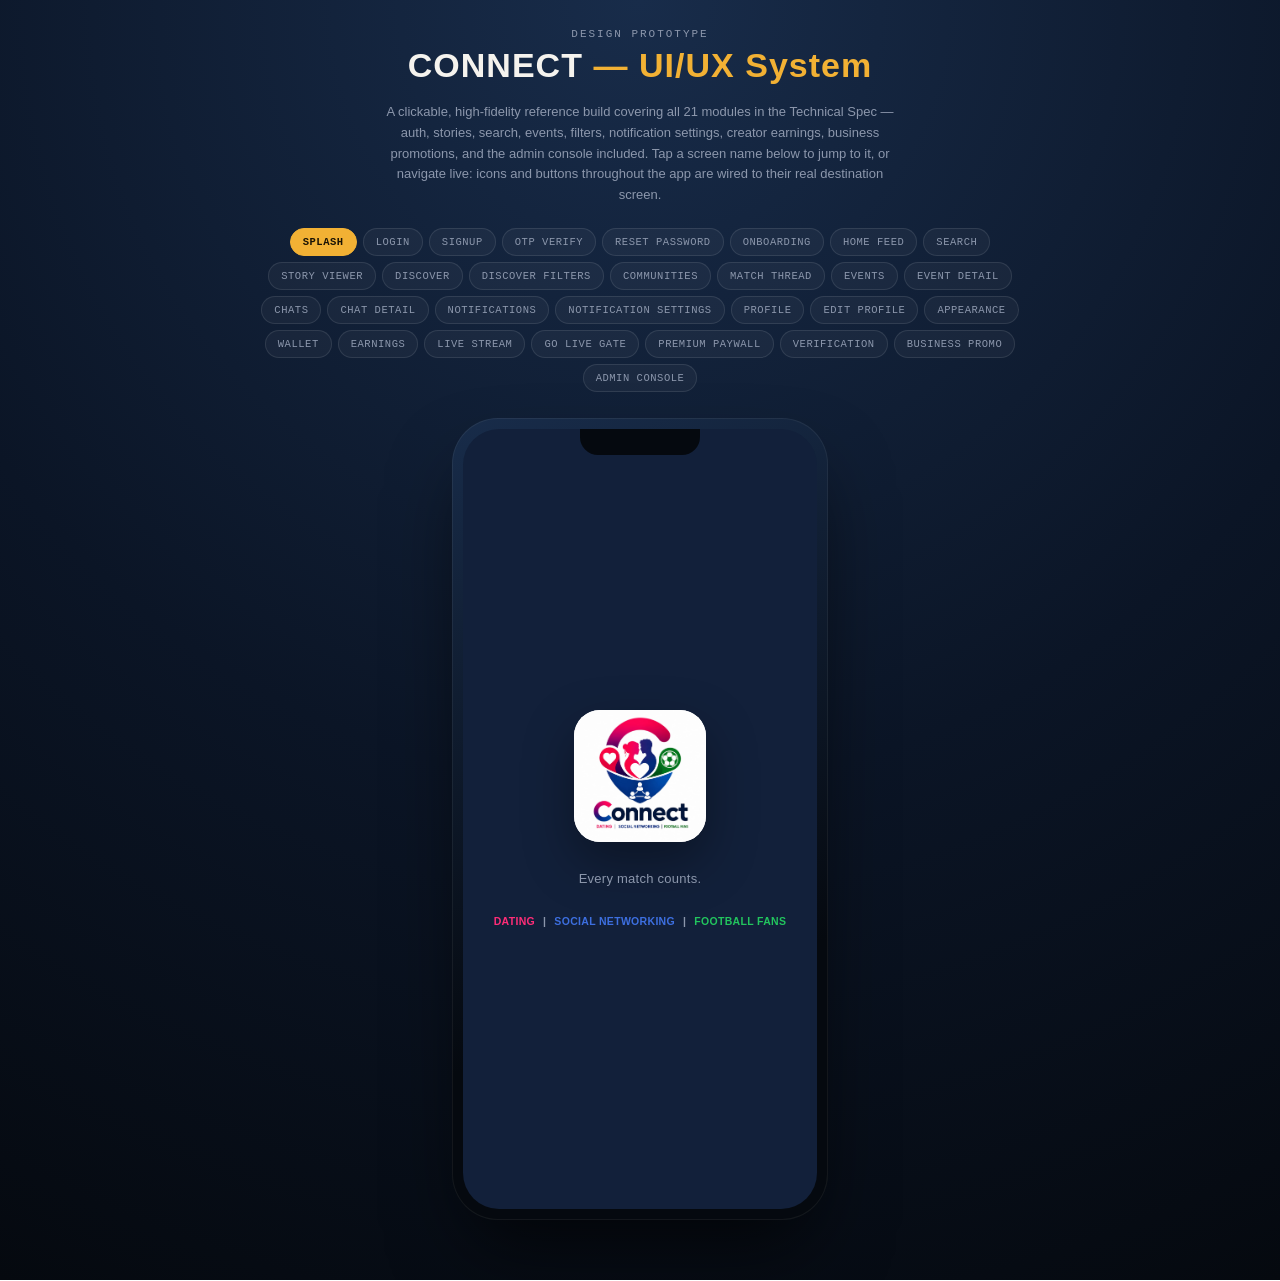
<file: index.html>
<!DOCTYPE html>
<html lang="en">
<head>
<meta charset="UTF-8">
<title>Connect — UI/UX Prototype</title>
<link rel="stylesheet" href="style.css">

</head>
<body>

<div class="stage-label">Design Prototype</div>
<h1 class="stage-title">CONNECT <span>— UI/UX System</span></h1>
<p class="stage-sub">A clickable, high-fidelity reference build covering all 21 modules in the Technical Spec — auth, stories, search, events, filters, notification settings, creator earnings, business promotions, and the admin console included. Tap a screen name below to jump to it, or navigate live: icons and buttons throughout the app are wired to their real destination screen.</p>

<div class="navigator" id="navigator"></div>

<div class="device">
  <div class="device-screen">
    <div class="notch"></div>

    <!-- ============ SPLASH ============ -->
    <section class="screen active" id="screen-splash" style="align-items:center; justify-content:center; text-align:center;">
      <div style="display:flex;flex-direction:column;align-items:center;gap:16px;">
        <div style="width:132px;height:132px;border-radius:26px;background:#fff;display:flex;align-items:center;justify-content:center;box-shadow:0 20px 50px rgba(0,0,0,.35);overflow:hidden;">
          <img src="logo.jpeg" alt="Connect logo" style="width:100%;height:100%;object-fit:contain;">
        </div>
        <p class="muted" style="font-size:13px;letter-spacing:.02em;">Every match counts.</p>
        <div style="display:flex;align-items:center;gap:8px;font-size:10.5px;font-weight:700;letter-spacing:.03em;text-transform:uppercase;">
          <span style="color:#FF2D78;">Dating</span>
          <span class="muted">|</span>
          <span style="color:#3D6FE0;">Social Networking</span>
          <span class="muted">|</span>
          <span style="color:#22C55E;">Football Fans</span>
        </div>
      </div>
    </section>

    <!-- ============ LOGIN ============ -->
    <section class="screen" id="screen-login">
      <div class="status-bar"><span>9:41</span><span>●●●●  Wi-Fi  100%</span></div>
      <div class="screen-body" style="justify-content:center;display:flex;flex-direction:column;padding-top:60px;">
        <p class="eyebrow">Welcome back</p>
        <h2 class="h-display" style="font-size:32px;margin-bottom:6px;">Log in to<br>your community.</h2>
        <p class="muted" style="font-size:13px;margin-bottom:28px;">Football, friendships, and everything in between.</p>
        <div class="card" style="padding:4px 16px;margin-bottom:12px;display:flex;align-items:center;gap:10px;">
          <span class="muted" style="font-size:13px;">Email</span>
        </div>
        <div class="card" style="padding:4px 16px;margin-bottom:20px;display:flex;align-items:center;gap:10px;">
          <span class="muted" style="font-size:13px;">Password</span>
        </div>
        <button class="btn btn-coral" style="margin-bottom:10px;" onclick="showScreen('screen-onboarding')">Log in</button>
        <button class="btn btn-outline" style="margin-bottom:16px;">
          <svg width="16" height="16" viewBox="0 0 24 24" fill="none"><path d="M21.6 12.23c0-.68-.06-1.36-.18-2H12v3.79h5.4a4.6 4.6 0 0 1-2 3.02v2.5h3.24c1.9-1.75 2.96-4.33 2.96-7.31z" fill="#F2B134"/><path d="M12 22c2.7 0 4.96-.9 6.6-2.44l-3.23-2.5c-.9.6-2.05.96-3.37.96-2.6 0-4.8-1.75-5.58-4.1H3.07v2.58A10 10 0 0 0 12 22z" fill="#eee"/></svg>
          Continue with Google
        </button>
        <p class="muted" style="text-align:center;font-size:12px;margin-bottom:6px;cursor:pointer;" onclick="showScreen('screen-reset-password')">Forgot password?</p>
        <p class="muted" style="text-align:center;font-size:12.5px;">New here? <span style="color:var(--gold);font-weight:700;cursor:pointer;" onclick="showScreen('screen-signup')">Create an account</span></p>
      </div>
    </section>

    <!-- ============ SIGNUP ============ -->
    <section class="screen" id="screen-signup">
      <div class="status-bar"><span>9:41</span><span>●●●●  Wi-Fi  100%</span></div>
      <div class="top-header"><div class="icon-btn" onclick="showScreen('screen-login')">←</div></div>
      <div class="screen-body" style="padding-top:8px;">
        <p class="eyebrow">Join Connect</p>
        <h2 class="h-display" style="font-size:30px;margin-bottom:6px;">Create your<br>account.</h2>
        <p class="muted" style="font-size:13px;margin-bottom:22px;">You must be 18+ to join Connect.</p>
        <div class="field"><label>Full name</label><span class="val placeholder">Your name</span></div>
        <div class="field"><label>Email</label><span class="val placeholder">you@email.com</span></div>
        <div class="field"><label>Password</label><span class="val placeholder">••••••••</span></div>
        <div class="field"><label>Date of birth</label><span class="val placeholder">DD / MM / YYYY</span></div>
        <button class="btn btn-coral" style="margin-bottom:10px;" onclick="showScreen('screen-otp')">Create account</button>
        <p class="muted" style="text-align:center;font-size:11px;">By continuing you agree to our Terms & Privacy Policy.</p>
      </div>
    </section>

    <!-- ============ OTP VERIFICATION ============ -->
    <section class="screen" id="screen-otp" style="align-items:center;justify-content:center;text-align:center;">
      <div class="status-bar" style="position:absolute;top:0;width:100%;"><span>9:41</span><span>●●●●  Wi-Fi  100%</span></div>
      <div style="padding:0 30px;display:flex;flex-direction:column;align-items:center;">
        <div style="width:60px;height:60px;border-radius:50%;background:rgba(46,156,99,.12);display:flex;align-items:center;justify-content:center;font-size:24px;margin-bottom:16px;">✉</div>
        <h2 class="h-display" style="font-size:26px;margin-bottom:8px;">Verify your email</h2>
        <p class="muted" style="font-size:13px;margin-bottom:22px;">Enter the 6-digit code we sent to you@email.com</p>
        <div style="display:flex;gap:8px;margin-bottom:22px;">
          <div class="field" style="width:38px;text-align:center;padding:10px 0;margin:0;">2</div>
          <div class="field" style="width:38px;text-align:center;padding:10px 0;margin:0;">4</div>
          <div class="field" style="width:38px;text-align:center;padding:10px 0;margin:0;">8</div>
          <div class="field" style="width:38px;text-align:center;padding:10px 0;margin:0;">1</div>
          <div class="field" style="width:38px;text-align:center;padding:10px 0;margin:0;color:var(--slate);">·</div>
          <div class="field" style="width:38px;text-align:center;padding:10px 0;margin:0;color:var(--slate);">·</div>
        </div>
        <button class="btn btn-turf" style="margin-bottom:14px;" onclick="showScreen('screen-onboarding')">Verify & continue</button>
        <p class="muted" style="font-size:12px;">Didn't get it? <span style="color:var(--gold);font-weight:700;">Resend code</span></p>
      </div>
    </section>

    <!-- ============ PASSWORD RESET ============ -->
    <section class="screen" id="screen-reset-password">
      <div class="status-bar"><span>9:41</span><span>●●●●  Wi-Fi  100%</span></div>
      <div class="top-header"><div class="icon-btn" onclick="showScreen('screen-login')">←</div></div>
      <div class="screen-body" style="padding-top:8px;">
        <p class="eyebrow">Account recovery</p>
        <h2 class="h-display" style="font-size:28px;margin-bottom:8px;">Reset your<br>password.</h2>
        <p class="muted" style="font-size:13px;margin-bottom:22px;">We'll email you a secure link to set a new password.</p>
        <div class="field"><label>Email</label><span class="val placeholder">you@email.com</span></div>
        <button class="btn btn-coral">Send reset link</button>
      </div>
    </section>

    <!-- ============ ONBOARDING ============ -->
    <section class="screen" id="screen-onboarding">
      <div class="status-bar"><span>9:41</span><span>●●●●  Wi-Fi  100%</span></div>
      <div class="top-header">
        <div style="display:flex;gap:4px;">
          <div style="width:34px;height:3px;border-radius:2px;background:var(--gold);"></div>
          <div style="width:34px;height:3px;border-radius:2px;background:var(--gold);"></div>
          <div style="width:34px;height:3px;border-radius:2px;background:var(--line-strong);"></div>
          <div style="width:34px;height:3px;border-radius:2px;background:var(--line-strong);"></div>
        </div>
        <span class="muted" style="font-size:11px;">Step 2 of 4</span>
      </div>
      <div class="screen-body">
        <p class="eyebrow">Onboarding</p>
        <h2 class="h-display" style="font-size:28px;margin-bottom:16px;">Pick your club.</h2>
        <p class="muted" style="font-size:13px;margin-bottom:18px;">We'll drop you into their community and match your feed to matchday.</p>
        <div style="display:grid;grid-template-columns:repeat(3,1fr);gap:10px;margin-bottom:24px;">
          <div class="card" style="text-align:center;padding:14px 6px;border-color:var(--turf);">
            <div class="avatar" style="width:40px;height:40px;font-size:14px;margin:0 auto 8px;background:linear-gradient(135deg,#E2483C,#7a1a15);">ARS</div>
            <span style="font-size:11.5px;font-weight:700;">Arsenal</span>
          </div>
          <div class="card" style="text-align:center;padding:14px 6px;">
            <div class="avatar" style="width:40px;height:40px;font-size:14px;margin:0 auto 8px;background:linear-gradient(135deg,#2E5FE2,#0e1c4d);">CHE</div>
            <span style="font-size:11.5px;font-weight:700;">Chelsea</span>
          </div>
          <div class="card" style="text-align:center;padding:14px 6px;">
            <div class="avatar" style="width:40px;height:40px;font-size:14px;margin:0 auto 8px;background:linear-gradient(135deg,#F2B134,#7a5a12);">BAR</div>
            <span style="font-size:11.5px;font-weight:700;">Barcelona</span>
          </div>
          <div class="card" style="text-align:center;padding:14px 6px;">
            <div class="avatar" style="width:40px;height:40px;font-size:14px;margin:0 auto 8px;background:linear-gradient(135deg,#8C97AC,#2c3444);">MU</div>
            <span style="font-size:11.5px;font-weight:700;">Man United</span>
          </div>
          <div class="card" style="text-align:center;padding:14px 6px;">
            <div class="avatar" style="width:40px;height:40px;font-size:14px;margin:0 auto 8px;background:linear-gradient(135deg,#2E9C63,#123e27);">RM</div>
            <span style="font-size:11.5px;font-weight:700;">Real Madrid</span>
          </div>
          <div class="card" style="text-align:center;padding:14px 6px;">
            <div class="avatar" style="width:40px;height:40px;font-size:14px;margin:0 auto 8px;background:linear-gradient(135deg,#7a5cff,#241a4d);">MCI</div>
            <span style="font-size:11.5px;font-weight:700;">Man City</span>
          </div>
        </div>
        <p class="eyebrow">Relationship goal</p>
        <div style="display:flex;gap:8px;flex-wrap:wrap;margin-bottom:24px;">
          <span class="chip on">New friends</span>
          <span class="chip">Dating</span>
          <span class="chip">Not sure yet</span>
        </div>
        <button class="btn btn-coral">Continue</button>
      </div>
    </section>

    <!-- ============ HOME FEED ============ -->
    <section class="screen" id="screen-home">
      <div class="status-bar"><span>9:41</span><span>●●●●  Wi-Fi  100%</span></div>
      <div class="top-header">
        <h2 class="h-display" style="font-size:24px;">Home</h2>
        <div style="display:flex;gap:8px;align-items:center;">
          <div class="icon-btn" id="create-post-btn" title="Create post" onclick="window.location.href='create-post.html'">＋</div>
          <div style="display:flex;gap:8px;">
            <div class="icon-btn" onclick="showScreen('screen-search')">🔍</div>
            <div class="icon-btn" onclick="showScreen('screen-notifications')">🔔</div>
          </div>
        </div>
      </div>
      <div class="screen-body">
        <!-- stories rail -->
        <div class="story-rail">
          <div class="story-item story-add" onclick="showScreen('screen-story-viewer')">
            <div class="story-ring seen"><div class="avatar" style="width:100%;height:100%;font-size:13px;">TB</div></div>
            <div class="story-add-badge">＋</div>
            <span>Your story</span>
          </div>
          <div class="story-item" onclick="showScreen('screen-story-viewer')">
            <div class="story-ring"><div class="avatar" style="width:100%;height:100%;font-size:13px;background:linear-gradient(135deg,var(--coral),#5b1512);">AM</div></div>
            <span>Amara</span>
          </div>
          <div class="story-item" onclick="showScreen('screen-story-viewer')">
            <div class="story-ring"><div class="avatar" style="width:100%;height:100%;font-size:13px;background:linear-gradient(135deg,#7a5cff,#241a4d);">PRD</div></div>
            <span>Predictions</span>
          </div>
          <div class="story-item" onclick="showScreen('screen-story-viewer')">
            <div class="story-ring seen"><div class="avatar" style="width:100%;height:100%;font-size:13px;background:linear-gradient(135deg,var(--turf),#123e27);">LFS</div></div>
            <span>Lagos FS</span>
          </div>
          <div class="story-item" onclick="showScreen('screen-story-viewer')">
            <div class="story-ring"><div class="avatar" style="width:100%;height:100%;font-size:13px;">PN</div></div>
            <span>Priye</span>
          </div>
        </div>

        <!-- user posts feed (populated from localStorage) -->
        <div id="posts-feed" class="posts-feed" style="margin-bottom:12px;"></div>
        <!-- live scoreboard ticker -->
        <div class="card" style="display:flex;align-items:center;justify-content:space-between;margin-bottom:14px;border-color:var(--turf);">
          <div style="display:flex;align-items:center;gap:10px;">
            <span class="badge-live">● LIVE</span>
            <span style="font-size:12.5px;font-weight:700;">ARS</span>
          </div>
          <span class="scoreboard" style="font-size:20px;color:var(--gold);">2 – 1</span>
          <div style="display:flex;align-items:center;gap:10px;">
            <span style="font-size:12.5px;font-weight:700;">CHE</span>
            <span class="scoreboard muted" style="font-size:11px;">78'</span>
          </div>
        </div>

        <div class="card" style="margin-bottom:12px;">
          <div style="display:flex;gap:10px;align-items:center;margin-bottom:10px;">
            <div class="avatar" style="width:38px;height:38px;font-size:13px;">TB</div>
            <div style="flex:1;">
              <div style="font-size:13.5px;font-weight:700;display:flex;align-items:center;gap:5px;">Tega B. <span class="badge-verified">✓</span></div>
              <div class="muted" style="font-size:11px;">Arsenal Fan Zone · 12m</div>
            </div>
            <div class="muted" style="font-size:16px;cursor:pointer;letter-spacing:1px;">⋯</div>
          </div>
          <p style="font-size:13.5px;line-height:1.5;margin:0 0 10px;">Saka has been unplayable tonight. That second assist was pure vision 🔥</p>
          <div style="display:flex;gap:16px;color:var(--slate);font-size:12px;">
            <span>♡ 214</span><span>💬 38</span><span>↗ Share</span>
          </div>
        </div>

        <div class="card" style="margin-bottom:12px;">
          <p class="eyebrow" style="color:var(--slate);">Sponsored</p>
          <div style="height:90px;border-radius:10px;background:linear-gradient(135deg,var(--navy-soft),#0c1420);display:flex;flex-direction:column;align-items:center;justify-content:center;gap:4px;margin-bottom:8px;">
            <span style="font-size:18px;">👕</span>
            <span class="muted" style="font-size:10.5px;">Ad creative</span>
          </div>
          <div style="display:flex;justify-content:space-between;align-items:center;">
            <span style="font-size:12.5px;font-weight:700;">JerseyHub — Matchday kits, 20% off</span>
            <span style="font-size:11px;color:var(--gold);font-weight:700;">Shop →</span>
          </div>
        </div>

        <div class="card">
          <div style="display:flex;gap:10px;align-items:center;margin-bottom:10px;">
            <div class="avatar" style="width:38px;height:38px;font-size:13px;background:linear-gradient(135deg,var(--coral),#5b1512);">PN</div>
            <div>
              <div style="font-size:13.5px;font-weight:700;">Priye N.</div>
              <div class="muted" style="font-size:11px;">Lagos Football Socials · 1h</div>
            </div>
          </div>
          <p style="font-size:13.5px;line-height:1.5;margin:0 0 10px;">Who's up for the watch party Saturday? Dropping the location in the community 👀</p>
          <div style="display:flex;gap:16px;color:var(--slate);font-size:12px;">
            <span>♡ 76</span><span>💬 19</span><span>↗ Share</span>
          </div>
        </div>
      </div>
      <div class="bottom-nav" id="bn-home"></div>
    </section>

    <!-- ============ SEARCH ============ -->
    <section class="screen" id="screen-search">
      <div class="status-bar"><span>9:41</span><span>●●●●  Wi-Fi  100%</span></div>
      <div class="top-header" style="gap:10px;">
        <div class="icon-btn" onclick="showScreen('screen-home')">←</div>
        <div style="flex:1;background:var(--navy-card);border:1px solid var(--line);border-radius:100px;padding:9px 16px;font-size:12.5px;color:var(--slate);">🔍 Search people, clubs, communities...</div>
      </div>
      <div class="screen-body">
        <div style="display:flex;gap:8px;overflow-x:auto;margin-bottom:16px;">
          <span class="chip on">People</span>
          <span class="chip">Communities</span>
          <span class="chip">Posts</span>
          <span class="chip">Clubs</span>
        </div>
        <p class="eyebrow">Recent</p>
        <div style="display:flex;gap:8px;flex-wrap:wrap;margin-bottom:20px;">
          <span class="chip">Arsenal ✕</span>
          <span class="chip">Amara ✕</span>
          <span class="chip">Lagos Football Socials ✕</span>
        </div>
        <p class="eyebrow">People</p>
        <div style="display:flex;gap:12px;align-items:center;padding:9px 0;border-bottom:1px solid var(--line);">
          <div class="avatar" style="width:40px;height:40px;font-size:13px;background:linear-gradient(135deg,var(--coral),#5b1512);">AM</div>
          <div style="flex:1;"><div style="font-weight:700;font-size:13px;">Amara</div><div class="muted" style="font-size:11px;">Arsenal · Lagos, NG</div></div>
          <span class="chip" style="font-size:10.5px;padding:5px 10px;">Follow</span>
        </div>
        <div style="display:flex;gap:12px;align-items:center;padding:9px 0;border-bottom:1px solid var(--line);">
          <div class="avatar" style="width:40px;height:40px;font-size:13px;">TB</div>
          <div style="flex:1;"><div style="font-weight:700;font-size:13px;">Tega B.</div><div class="muted" style="font-size:11px;">Arsenal · Lagos, NG</div></div>
          <span class="chip on" style="font-size:10.5px;padding:5px 10px;">Following</span>
        </div>
        <p class="eyebrow" style="margin-top:16px;">Communities</p>
        <div style="display:flex;gap:12px;align-items:center;padding:9px 0;">
          <div class="avatar" style="width:40px;height:40px;font-size:13px;background:linear-gradient(135deg,var(--turf),#123e27);">LFS</div>
          <div style="flex:1;"><div style="font-weight:700;font-size:13px;">Lagos Football Socials</div><div class="muted scoreboard" style="font-size:11px;">9,873 members</div></div>
        </div>
      </div>
    </section>

    <!-- ============ STORY VIEWER ============ -->
    <section class="screen" id="screen-story-viewer" style="background:linear-gradient(160deg,#243a5c,#0c1420);">
      <div class="story-progress">
        <div class="seg done"><i></i></div>
        <div class="seg active"><i></i></div>
        <div class="seg"><i></i></div>
      </div>
      <div class="top-header" style="position:relative;z-index:5;">
        <div style="display:flex;align-items:center;gap:8px;">
          <div class="avatar" style="width:30px;height:30px;font-size:11px;background:linear-gradient(135deg,var(--coral),#5b1512);">AM</div>
          <span style="font-size:12.5px;font-weight:700;">Amara</span>
          <span class="muted" style="font-size:11px;">4h</span>
        </div>
        <div class="icon-btn" onclick="showScreen('screen-home')">✕</div>
      </div>
      <div style="flex:1;position:relative;display:flex;align-items:flex-end;justify-content:center;padding-bottom:90px;overflow:hidden;">
        <div style="position:absolute;inset:0;background:radial-gradient(circle at 30% 20%,rgba(242,177,52,.25),transparent 55%),radial-gradient(circle at 75% 70%,rgba(226,72,60,.25),transparent 55%);"></div>
        <div style="position:absolute;top:16px;left:50%;transform:translateX(-50%);font-size:15px;">⚽ 🏟️ 🔥</div>
        <div style="position:relative;z-index:2;max-width:80%;text-align:center;background:rgba(15,27,45,.5);backdrop-filter:blur(2px);padding:12px 18px;border-radius:16px;">
          <p style="font-size:14px;font-weight:700;margin:0;">Matchday vibes at the fan zone tonight 🔥⚽</p>
        </div>
      </div>
      <div style="display:flex;gap:8px;align-items:center;padding:10px 16px 20px;">
        <div style="flex:1;background:rgba(255,255,255,.08);border:1px solid rgba(255,255,255,.2);border-radius:100px;padding:10px 16px;font-size:12.5px;color:var(--slate);">Send message</div>
        <div class="icon-btn" style="background:rgba(255,255,255,.08);">♥</div>
      </div>
    </section>

    <!-- ============ DISCOVER ============ -->
    <section class="screen" id="screen-discover">
      <div class="status-bar"><span>9:41</span><span>●●●●  Wi-Fi  100%</span></div>
      <div class="top-header">
        <h2 class="h-display" style="font-size:24px;">Discover</h2>
        <div class="icon-btn" onclick="showScreen('screen-discover-filters')">⚙︎</div>
      </div>
      <div class="screen-body" style="padding-bottom:110px;">
        <div style="display:flex;gap:8px;overflow-x:auto;margin-bottom:14px;">
          <span class="chip on">Nearby</span>
          <span class="chip">Same club</span>
          <span class="chip">Age 24–30</span>
          <span class="chip">Dating</span>
        </div>
        <div class="card" style="padding:0;overflow:hidden;">
          <div style="height:340px;background:linear-gradient(160deg,#243a5c,#0c1420);position:relative;overflow:hidden;">
            <div style="position:absolute;inset:0;background:radial-gradient(circle at 65% 25%,rgba(46,156,99,.22),transparent 55%);"></div>
            <div style="position:absolute;top:12px;left:12px;" class="chip on">⚽ Arsenal</div>
            <div style="position:absolute;bottom:0;left:0;right:0;padding:18px;background:linear-gradient(0deg,rgba(0,0,0,.75),transparent);">
              <div style="display:flex;align-items:baseline;gap:6px;">
                <span class="h-display" style="font-size:26px;">Amara, 27</span>
                <span class="badge-verified">✓</span>
              </div>
              <span class="muted" style="font-size:12px;">3km away · Product designer</span>
            </div>
          </div>
          <div style="display:flex;justify-content:space-around;padding:16px;">
            <button style="width:52px;height:52px;border-radius:50%;border:1.5px solid var(--line-strong);background:transparent;color:var(--slate);font-size:20px;">✕</button>
            <button style="width:52px;height:52px;border-radius:50%;border:none;background:var(--gold);color:#1a1305;font-size:20px;">★</button>
            <button style="width:52px;height:52px;border-radius:50%;border:none;background:var(--coral);color:#fff;font-size:20px;">♥</button>
          </div>
        </div>
      </div>
      <div class="bottom-nav" id="bn-discover"></div>
    </section>

    <!-- ============ DISCOVER FILTERS ============ -->
    <section class="screen" id="screen-discover-filters">
      <div class="status-bar"><span>9:41</span><span>●●●●  Wi-Fi  100%</span></div>
      <div class="top-header">
        <div class="icon-btn" onclick="showScreen('screen-discover')">←</div>
        <span class="h-display" style="font-size:20px;">Filters</span>
        <span class="muted" style="font-size:11.5px;cursor:pointer;">Reset</span>
      </div>
      <div class="screen-body">
        <p class="eyebrow">Distance</p>
        <div class="slider-track"><div class="slider-fill" style="width:40%;"></div><div class="slider-handle" style="left:40%;"></div></div>
        <div class="muted scoreboard" style="font-size:11px;margin-bottom:20px;">Up to 25 km</div>

        <p class="eyebrow">Age range</p>
        <div class="slider-track"><div class="slider-fill" style="left:22%;width:35%;"></div><div class="slider-handle" style="left:22%;"></div><div class="slider-handle" style="left:57%;"></div></div>
        <div class="muted scoreboard" style="font-size:11px;margin-bottom:20px;">22 – 30</div>

        <p class="eyebrow">Show me</p>
        <div style="display:flex;gap:8px;flex-wrap:wrap;margin-bottom:20px;">
          <span class="chip on">Everyone</span>
          <span class="chip">Dating only</span>
          <span class="chip">Friends only</span>
        </div>

        <p class="eyebrow">Favorite club</p>
        <div style="display:flex;gap:8px;flex-wrap:wrap;margin-bottom:20px;">
          <span class="chip on">Arsenal</span>
          <span class="chip">Chelsea</span>
          <span class="chip">Barcelona</span>
          <span class="chip">Man United</span>
        </div>

        <p class="eyebrow">Interests</p>
        <div style="display:flex;gap:8px;flex-wrap:wrap;margin-bottom:26px;">
          <span class="chip on">Watch parties</span>
          <span class="chip">Predictions</span>
          <span class="chip">Live commentary</span>
        </div>

        <button class="btn btn-coral" onclick="showScreen('screen-discover')">Apply filters</button>
      </div>
    </section>

    <!-- ============ COMMUNITIES ============ -->
    <section class="screen" id="screen-communities">
      <div class="status-bar"><span>9:41</span><span>●●●●  Wi-Fi  100%</span></div>
      <div class="top-header">
        <h2 class="h-display" style="font-size:24px;">Communities</h2>
        <div style="display:flex;gap:8px;">
          <div class="icon-btn" onclick="showScreen('screen-events')">📅</div>
          <div class="icon-btn">＋</div>
        </div>
      </div>
      <div class="screen-body" style="padding-bottom:110px;">
        <div style="display:flex;gap:8px;margin-bottom:14px;">
          <span class="chip on">Football</span>
          <span class="chip">Social</span>
          <span class="chip">My groups</span>
        </div>
        <div class="card" style="display:flex;gap:12px;align-items:center;margin-bottom:10px;">
          <div class="avatar" style="width:46px;height:46px;font-size:15px;background:linear-gradient(135deg,#E2483C,#5b1512);">ARS</div>
          <div style="flex:1;">
            <div style="font-weight:700;font-size:13.5px;">Arsenal Fan Zone</div>
            <div class="muted scoreboard" style="font-size:11px;">128,402 members</div>
          </div>
          <span class="chip on" style="padding:6px 12px;font-size:11px;">Joined</span>
        </div>
        <div class="card" style="display:flex;gap:12px;align-items:center;margin-bottom:10px;">
          <div class="avatar" style="width:46px;height:46px;font-size:15px;background:linear-gradient(135deg,var(--turf),#123e27);">LFS</div>
          <div style="flex:1;">
            <div style="font-weight:700;font-size:13.5px;">Lagos Football Socials</div>
            <div class="muted scoreboard" style="font-size:11px;">9,873 members</div>
          </div>
          <span class="chip" style="padding:6px 12px;font-size:11px;">Join</span>
        </div>
        <div class="card" style="display:flex;gap:12px;align-items:center;">
          <div class="avatar" style="width:46px;height:46px;font-size:15px;background:linear-gradient(135deg,#7a5cff,#241a4d);">PRD</div>
          <div style="flex:1;">
            <div style="font-weight:700;font-size:13.5px;">Predictions League 🔒</div>
            <div class="muted scoreboard" style="font-size:11px;">Private · 2,110 members</div>
          </div>
          <span class="chip" style="padding:6px 12px;font-size:11px;">Request</span>
        </div>
      </div>
      <div class="bottom-nav" id="bn-communities"></div>
    </section>

    <!-- ============ COMMUNITY / MATCH THREAD ============ -->
    <section class="screen" id="screen-community-page">
      <div class="status-bar"><span>9:41</span><span>●●●●  Wi-Fi  100%</span></div>
      <div class="screen-body" style="padding-top:8px;">
        <div style="display:flex;align-items:center;gap:8px;margin-bottom:14px;">
          <div class="icon-btn">←</div>
          <span class="h-display" style="font-size:20px;">Arsenal Fan Zone</span>
        </div>
        <div class="card" style="margin-bottom:14px;">
          <p class="eyebrow">Match thread</p>
          <div style="display:flex;justify-content:space-between;align-items:center;margin:8px 0 14px;">
            <span style="font-weight:700;">Arsenal</span>
            <span class="scoreboard" style="font-size:24px;color:var(--gold);">2–1</span>
            <span style="font-weight:700;">Chelsea</span>
          </div>
          <div class="chip" style="width:100%;text-align:center;padding:10px;background:transparent;border-style:dashed;cursor:not-allowed;opacity:.55;">🎟 Betting — Coming soon</div>
        </div>
        <p class="eyebrow">Predict the next goal</p>
        <div class="card" style="margin-bottom:14px;">
          <div style="display:flex;justify-content:space-between;font-size:12.5px;margin-bottom:8px;"><span>Saka</span><span class="scoreboard">61%</span></div>
          <div style="height:6px;background:var(--line);border-radius:4px;overflow:hidden;margin-bottom:12px;"><div style="width:61%;height:100%;background:var(--turf-light);"></div></div>
          <div style="display:flex;justify-content:space-between;font-size:12.5px;margin-bottom:8px;"><span>Ødegaard</span><span class="scoreboard">39%</span></div>
          <div style="height:6px;background:var(--line);border-radius:4px;overflow:hidden;"><div style="width:39%;height:100%;background:var(--slate-dim);"></div></div>
        </div>
        <p class="eyebrow">Player ratings</p>
        <div class="card" style="display:flex;justify-content:space-between;align-items:center;">
          <span style="font-size:13px;font-weight:700;">Bukayo Saka</span>
          <span class="scoreboard" style="color:var(--gold);font-size:16px;">9.1</span>
        </div>
      </div>
    </section>

    <!-- ============ EVENTS ============ -->
    <section class="screen" id="screen-events">
      <div class="status-bar"><span>9:41</span><span>●●●●  Wi-Fi  100%</span></div>
      <div class="top-header">
        <div class="icon-btn" onclick="showScreen('screen-communities')">←</div>
        <span class="h-display" style="font-size:20px;">Events</span>
        <div class="icon-btn">＋</div>
      </div>
      <div class="screen-body">
        <div class="card" style="display:flex;gap:12px;margin-bottom:12px;cursor:pointer;" onclick="showScreen('screen-event-detail')">
          <div style="width:52px;height:52px;border-radius:12px;background:var(--navy-soft);border:1px solid var(--line);display:flex;flex-direction:column;align-items:center;justify-content:center;flex-shrink:0;">
            <span class="scoreboard" style="font-size:17px;color:var(--gold);">26</span>
            <span class="muted" style="font-size:9px;text-transform:uppercase;">Jul</span>
          </div>
          <div style="flex:1;">
            <div style="font-weight:700;font-size:13.5px;margin-bottom:3px;">Arsenal vs Chelsea — Watch Party</div>
            <div class="muted" style="font-size:11.5px;margin-bottom:6px;">4:00 PM · Lekki Sports Bar, Lagos</div>
            <span class="ticket-badge paid">$15 ticket</span>
          </div>
        </div>
        <div class="card" style="display:flex;gap:12px;margin-bottom:12px;">
          <div style="width:52px;height:52px;border-radius:12px;background:var(--navy-soft);border:1px solid var(--line);display:flex;flex-direction:column;align-items:center;justify-content:center;flex-shrink:0;">
            <span class="scoreboard" style="font-size:17px;">02</span>
            <span class="muted" style="font-size:9px;text-transform:uppercase;">Aug</span>
          </div>
          <div style="flex:1;">
            <div style="font-weight:700;font-size:13.5px;margin-bottom:3px;">Lagos Football Socials Meetup</div>
            <div class="muted" style="font-size:11.5px;margin-bottom:6px;">6:00 PM · Freedom Park, Lagos</div>
            <span class="ticket-badge free">Free · RSVP</span>
          </div>
        </div>
        <div class="card" style="display:flex;gap:12px;">
          <div style="width:52px;height:52px;border-radius:12px;background:var(--navy-soft);border:1px solid var(--line);display:flex;flex-direction:column;align-items:center;justify-content:center;flex-shrink:0;">
            <span class="scoreboard" style="font-size:17px;">09</span>
            <span class="muted" style="font-size:9px;text-transform:uppercase;">Aug</span>
          </div>
          <div style="flex:1;">
            <div style="font-weight:700;font-size:13.5px;margin-bottom:3px;">Predictions League Hangout</div>
            <div class="muted" style="font-size:11.5px;margin-bottom:6px;">3:00 PM · Online</div>
            <span class="ticket-badge free">Free · RSVP</span>
          </div>
        </div>
      </div>
    </section>

    <!-- ============ EVENT DETAIL ============ -->
    <section class="screen" id="screen-event-detail">
      <div class="status-bar" style="position:relative;z-index:5;"><span>9:41</span><span>●●●●  Wi-Fi  100%</span></div>
      <div style="height:150px;background:linear-gradient(160deg,#243a5c,#0c1420);position:relative;overflow:hidden;">
        <div style="position:absolute;inset:0;background:radial-gradient(circle at 70% 30%,rgba(226,72,60,.3),transparent 60%);"></div>
        <div style="position:absolute;bottom:12px;left:16px;font-size:26px;">🏟️</div>
        <div class="icon-btn" style="position:absolute;top:14px;left:16px;" onclick="showScreen('screen-events')">←</div>
        <div class="icon-btn" style="position:absolute;top:14px;right:16px;">🔔</div>
      </div>
      <div class="screen-body" style="padding-top:16px;">
        <span class="ticket-badge paid" style="margin-bottom:8px;display:inline-block;">$15 ticket</span>
        <h2 class="h-display" style="font-size:24px;margin-bottom:6px;">Arsenal vs Chelsea<br>Watch Party</h2>
        <p class="muted" style="font-size:12.5px;margin-bottom:16px;">Sat, Jul 26 · 4:00 PM · Lekki Sports Bar, Lagos</p>
        <div class="card" style="margin-bottom:16px;">
          <p style="font-size:13px;line-height:1.6;margin:0;">Big screens, matchday snacks, and the whole Arsenal Fan Zone crew in one room. Come early — kickoff seats fill up fast.</p>
        </div>
        <div style="display:flex;justify-content:space-between;align-items:center;margin-bottom:20px;">
          <span class="muted" style="font-size:12px;">142 / 200 going</span>
          <div style="width:120px;height:6px;background:var(--line);border-radius:4px;overflow:hidden;"><div style="width:71%;height:100%;background:var(--turf-light);"></div></div>
        </div>
        <button class="btn btn-gold">Buy ticket — $15</button>
      </div>
    </section>

    <!-- ============ CHATS LIST ============ -->
    <section class="screen" id="screen-chats">
      <div class="status-bar"><span>9:41</span><span>●●●●  Wi-Fi  100%</span></div>
      <div class="top-header"><h2 class="h-display" style="font-size:24px;">Chats</h2><div class="icon-btn">✎</div></div>
      <div class="screen-body" style="padding-bottom:110px;">
        <div style="display:flex;gap:10px;align-items:center;padding:10px 0;border-bottom:1px solid var(--line);">
          <div class="avatar" style="width:44px;height:44px;font-size:14px;background:linear-gradient(135deg,var(--coral),#5b1512);">AM</div>
          <div style="flex:1;">
            <div style="font-weight:700;font-size:13.5px;">Amara</div>
            <div class="muted" style="font-size:12px;">Haha okay, see you at the watch party 😂</div>
          </div>
          <span class="muted" style="font-size:10.5px;">2m</span>
        </div>
        <div style="display:flex;gap:10px;align-items:center;padding:10px 0;border-bottom:1px solid var(--line);">
          <div class="avatar" style="width:44px;height:44px;font-size:14px;">TB</div>
          <div style="flex:1;">
            <div style="font-weight:700;font-size:13.5px;">Tega B.</div>
            <div class="muted" style="font-size:12px;">🎤 Voice note · 0:14</div>
          </div>
          <span class="muted" style="font-size:10.5px;">1h</span>
        </div>
        <div style="display:flex;gap:10px;align-items:center;padding:10px 0;">
          <div class="avatar" style="width:44px;height:44px;font-size:14px;background:linear-gradient(135deg,var(--turf),#123e27);">LFS</div>
          <div style="flex:1;">
            <div style="font-weight:700;font-size:13.5px;">Lagos Football Socials</div>
            <div class="muted" style="font-size:12px;">Priye: Dropping the location now</div>
          </div>
          <span class="muted" style="font-size:10.5px;">3h</span>
        </div>
      </div>
      <div class="bottom-nav" id="bn-chats"></div>
    </section>

    <!-- ============ CHAT DETAIL ============ -->
    <section class="screen" id="screen-chat-detail">
      <div class="status-bar"><span>9:41</span><span>●●●●  Wi-Fi  100%</span></div>
      <div class="top-header">
        <div style="display:flex;align-items:center;gap:8px;">
          <div class="icon-btn">←</div>
          <div class="avatar" style="width:32px;height:32px;font-size:11px;background:linear-gradient(135deg,var(--coral),#5b1512);">AM</div>
          <span style="font-weight:700;font-size:13.5px;">Amara</span>
        </div>
        <span class="chip" style="font-size:10px;padding:5px 9px;">⏳ Deletes in 7d</span>
      </div>
      <div class="screen-body" style="display:flex;flex-direction:column;gap:8px;">
        <div style="align-self:flex-start;max-width:75%;background:var(--navy-card);padding:10px 13px;border-radius:14px 14px 14px 3px;font-size:13px;">Are you coming to the watch party Saturday?</div>
        <div style="align-self:flex-end;max-width:75%;background:var(--coral);padding:10px 13px;border-radius:14px 14px 3px 14px;font-size:13px;">Wouldn't miss it 😄 what time?</div>
        <div style="align-self:flex-start;max-width:75%;background:var(--navy-card);padding:10px 13px;border-radius:14px 14px 14px 3px;font-size:13px;">Kickoff's 4pm, come by 3:30</div>
        <div style="align-self:flex-end;display:flex;flex-direction:column;align-items:flex-end;gap:3px;">
          <div style="max-width:100%;background:var(--coral);padding:10px 13px;border-radius:14px 14px 3px 14px;font-size:13px;">Haha okay, see you at the watch party 😂</div>
          <span class="receipt-check">✓✓ Read</span>
        </div>
      </div>
      <div style="display:flex;gap:8px;align-items:center;padding:10px 16px 18px;border-top:1px solid var(--line);">
        <div class="icon-btn">🎤</div>
        <div class="icon-btn">GIF</div>
        <div style="flex:1;background:var(--navy-card);border-radius:100px;padding:10px 16px;font-size:12.5px;color:var(--slate);">Message...</div>
        <div class="icon-btn" style="background:var(--coral);border-color:var(--coral);">➤</div>
      </div>
    </section>

    <!-- ============ NOTIFICATIONS ============ -->
    <section class="screen" id="screen-notifications">
      <div class="status-bar"><span>9:41</span><span>●●●●  Wi-Fi  100%</span></div>
      <div class="top-header"><h2 class="h-display" style="font-size:24px;">Notifications</h2><div class="icon-btn" onclick="showScreen('screen-notif-settings')">⚙︎</div></div>
      <div class="screen-body">
        <div style="display:flex;gap:12px;padding:10px 0;border-bottom:1px solid var(--line);align-items:center;">
          <div style="width:34px;height:34px;border-radius:50%;background:rgba(226,72,60,.15);display:flex;align-items:center;justify-content:center;">♥</div>
          <p style="font-size:13px;margin:0;"><b>Priye N.</b> and 12 others liked your post</p>
        </div>
        <div style="display:flex;gap:12px;padding:10px 0;border-bottom:1px solid var(--line);align-items:center;">
          <div style="width:34px;height:34px;border-radius:50%;background:rgba(242,177,52,.15);display:flex;align-items:center;justify-content:center;">★</div>
          <p style="font-size:13px;margin:0;">It's a <b>Match!</b> You and Amara liked each other</p>
        </div>
        <div style="display:flex;gap:12px;padding:10px 0;border-bottom:1px solid var(--line);align-items:center;">
          <div style="width:34px;height:34px;border-radius:50%;background:rgba(46,156,99,.15);display:flex;align-items:center;justify-content:center;">＋</div>
          <p style="font-size:13px;margin:0;"><b>Tega B.</b> started following you</p>
        </div>
        <div style="display:flex;gap:12px;padding:10px 0;align-items:center;">
          <div style="width:34px;height:34px;border-radius:50%;background:rgba(140,151,172,.15);display:flex;align-items:center;justify-content:center;">💬</div>
          <p style="font-size:13px;margin:0;"><b>Lagos Football Socials</b> — new message</p>
        </div>
      </div>
      <div class="bottom-nav" id="bn-notifications-x" style="display:none;"></div>
    </section>

    <!-- ============ NOTIFICATION SETTINGS ============ -->
    <section class="screen" id="screen-notif-settings">
      <div class="status-bar"><span>9:41</span><span>●●●●  Wi-Fi  100%</span></div>
      <div class="top-header">
        <div class="icon-btn" onclick="showScreen('screen-notifications')">←</div>
        <span class="h-display" style="font-size:20px;">Notification settings</span>
      </div>
      <div class="screen-body">
        <div class="toggle-row"><div><div class="t-label">Likes</div></div><div class="switch on"></div></div>
        <div class="toggle-row"><div><div class="t-label">Comments</div></div><div class="switch on"></div></div>
        <div class="toggle-row"><div><div class="t-label">New followers</div></div><div class="switch"></div></div>
        <div class="toggle-row"><div><div class="t-label">Matches</div></div><div class="switch on"></div></div>
        <div class="toggle-row"><div><div class="t-label">Community activity</div></div><div class="switch"></div></div>
        <div class="toggle-row"><div><div class="t-label">Live alerts</div></div><div class="switch on"></div></div>
        <div class="toggle-row">
          <div><div class="t-label">Messages & calls</div><div class="t-sub">Always sends a push notification</div></div>
          <div class="switch on" style="opacity:.5;"></div>
        </div>
      </div>
    </section>

    <!-- ============ PROFILE ============ -->
    <section class="screen" id="screen-profile">
      <div class="status-bar"><span>9:41</span><span>●●●●  Wi-Fi  100%</span></div>
      <div class="top-header"><h2 class="h-display" style="font-size:24px;">Profile</h2><div class="icon-btn" onclick="showScreen('screen-notif-settings')">⚙︎</div></div>
      <div class="screen-body" style="padding-bottom:110px;">
        <div style="display:flex;flex-direction:column;align-items:center;text-align:center;margin-bottom:16px;">
          <div class="avatar" style="width:84px;height:84px;font-size:26px;background:linear-gradient(135deg,var(--coral),var(--turf));margin-bottom:10px;">TB</div>
          <div style="display:flex;align-items:center;gap:6px;">
            <span class="h-display" style="font-size:24px;">Tega B.</span>
            <span class="badge-verified">✓</span>
          </div>
          <span class="muted" style="font-size:12.5px;">Arsenal · Lagos, NG</span>
        </div>
        <div style="display:flex;justify-content:space-around;margin-bottom:18px;">
          <div style="text-align:center;cursor:pointer;"><div class="scoreboard" style="font-size:19px;color:var(--gold);">6,240</div><div class="muted" style="font-size:10.5px;">FOLLOWERS</div></div>
          <div style="text-align:center;cursor:pointer;"><div class="scoreboard" style="font-size:19px;">312</div><div class="muted" style="font-size:10.5px;">FOLLOWING</div></div>
          <div style="text-align:center;"><div class="scoreboard" style="font-size:19px;">148</div><div class="muted" style="font-size:10.5px;">POSTS</div></div>
        </div>
        <div class="card" style="margin-bottom:10px;display:flex;justify-content:space-between;align-items:center;cursor:pointer;" onclick="showScreen('screen-earnings')">
          <span style="font-size:12.5px;">Creator status</span>
          <span class="chip on" style="font-size:11px;">Earning · 40% tier ›</span>
        </div>
        <button class="btn btn-outline" style="margin-bottom:10px;" onclick="showScreen('screen-edit-profile')">Edit profile</button>
        <button class="btn btn-gold" style="margin-bottom:18px;" onclick="showScreen('screen-golive-gate')">Go live</button>

        <div class="admin-row" style="cursor:pointer;" onclick="showScreen('screen-wallet')">
          <span style="font-size:14px;">💰</span><span style="flex:1;font-size:13px;font-weight:600;">Wallet</span><span class="muted">›</span>
        </div>
        <div class="admin-row" style="cursor:pointer;" onclick="showScreen('screen-themes')">
          <span style="font-size:14px;">🎨</span><span style="flex:1;font-size:13px;font-weight:600;">Appearance</span><span class="muted">›</span>
        </div>
        <div class="admin-row" style="cursor:pointer;" onclick="showScreen('screen-verification')">
          <span style="font-size:14px;">✓</span><span style="flex:1;font-size:13px;font-weight:600;">Verification</span><span class="muted">›</span>
        </div>
        <div class="admin-row" style="cursor:pointer;" onclick="showScreen('screen-premium')">
          <span style="font-size:14px;">★</span><span style="flex:1;font-size:13px;font-weight:600;">Go Premium</span><span class="muted">›</span>
        </div>
        <div class="admin-row" style="cursor:pointer;" onclick="showScreen('screen-business-promo')">
          <span style="font-size:14px;">📣</span><span style="flex:1;font-size:13px;font-weight:600;">Promote a business</span><span class="muted">›</span>
        </div>
      </div>
      <div class="bottom-nav" id="bn-profile"></div>
    </section>

    <!-- ============ EDIT PROFILE ============ -->
    <section class="screen" id="screen-edit-profile">
      <div class="status-bar"><span>9:41</span><span>●●●●  Wi-Fi  100%</span></div>
      <div class="top-header">
        <div class="icon-btn" onclick="showScreen('screen-profile')">←</div>
        <span class="h-display" style="font-size:20px;">Edit profile</span>
        <span style="font-size:12.5px;color:var(--gold);font-weight:700;cursor:pointer;" onclick="showScreen('screen-profile')">Save</span>
      </div>
      <div class="screen-body">
        <p class="muted scoreboard" style="font-size:11px;margin-bottom:6px;">PROFILE 82% COMPLETE</p>
        <div style="height:6px;background:var(--line);border-radius:4px;overflow:hidden;margin-bottom:18px;"><div style="width:82%;height:100%;background:var(--turf-light);"></div></div>

        <div style="display:grid;grid-template-columns:repeat(4,1fr);gap:8px;margin-bottom:20px;">
          <div style="aspect-ratio:1;border-radius:12px;background:linear-gradient(135deg,var(--coral),var(--turf));position:relative;">
            <span style="position:absolute;bottom:4px;left:6px;font-size:9px;background:rgba(0,0,0,.45);color:#fff;padding:2px 6px;border-radius:6px;">Main</span>
          </div>
          <div style="aspect-ratio:1;border-radius:12px;background:linear-gradient(135deg,#2c3f66,#101a2c);display:flex;align-items:center;justify-content:center;color:var(--slate);font-size:18px;">🖼</div>
          <div style="aspect-ratio:1;border-radius:12px;background:linear-gradient(135deg,#3a2c5c,#151022);display:flex;align-items:center;justify-content:center;color:var(--slate);font-size:18px;">🖼</div>
          <div style="aspect-ratio:1;border-radius:12px;border:1.5px dashed var(--line-strong);display:flex;align-items:center;justify-content:center;color:var(--slate);font-size:20px;">＋</div>
        </div>

        <div class="field"><label>Bio</label><span class="val placeholder">Tell your community about yourself...</span></div>
        <div class="field"><label>Occupation</label><span class="val">Product designer</span></div>
        <div class="field"><label>Location</label><span class="val">Lagos, NG</span></div>

        <p class="eyebrow">Gender</p>
        <div style="display:flex;gap:8px;flex-wrap:wrap;margin-bottom:18px;">
          <span class="chip on">Man</span><span class="chip">Woman</span><span class="chip">Non-binary</span>
        </div>
        <p class="eyebrow">Favorite club</p>
        <div style="display:flex;gap:8px;flex-wrap:wrap;margin-bottom:18px;">
          <span class="chip on">Arsenal</span><span class="chip">Change</span>
        </div>
        <p class="eyebrow">Relationship goal</p>
        <div style="display:flex;gap:8px;flex-wrap:wrap;">
          <span class="chip">New friends</span><span class="chip on">Dating</span><span class="chip">Not sure yet</span>
        </div>
      </div>
    </section>

    <!-- ============ APPEARANCE / THEMES ============ -->
    <section class="screen" id="screen-themes">
      <div class="status-bar"><span>9:41</span><span>●●●●  Wi-Fi  100%</span></div>
      <div class="top-header">
        <div class="icon-btn" onclick="showScreen('screen-profile')">←</div>
        <span class="h-display" style="font-size:20px;">Appearance</span>
      </div>
      <div class="screen-body">
        <p class="muted" style="font-size:12.5px;margin-bottom:16px;">Pick the theme that matches your vibe. Applies instantly, everywhere in the app.</p>
        <div class="theme-grid">
          <div class="theme-swatch active" data-theme="classic" onclick="setTheme('classic')">
            <span class="t-check">✓</span>
            <div class="theme-swatch-circle" style="background:conic-gradient(#E8134F,#12203A,#1FA34A,#E8134F);"></div>
            <div class="t-name">Classic Connect</div>
            <div class="t-desc">The original — all three pillars in one.</div>
          </div>
          <div class="theme-swatch" data-theme="pink" onclick="setTheme('pink')">
            <span class="t-check">✓</span>
            <div class="theme-swatch-circle" style="background:linear-gradient(135deg,#FF2E77,#8B1E6B,#2A0F2E);"></div>
            <div class="t-name">Dating</div>
            <div class="t-desc">Warmer, pink-forward accents.</div>
          </div>
          <div class="theme-swatch" data-theme="blue" onclick="setTheme('blue')">
            <span class="t-check">✓</span>
            <div class="theme-swatch-circle" style="background:linear-gradient(135deg,#2F6FE0,#13224A,#0B1730);"></div>
            <div class="t-name">Social</div>
            <div class="t-desc">Cool, community-blue accents.</div>
          </div>
          <div class="theme-swatch" data-theme="green" onclick="setTheme('green')">
            <span class="t-check">✓</span>
            <div class="theme-swatch-circle" style="background:linear-gradient(135deg,#22C55E,#123420,#0A1F14);"></div>
            <div class="t-name">Football</div>
            <div class="t-desc">Pitch-green, matchday accents.</div>
          </div>
        </div>
      </div>
    </section>

    <!-- ============ WALLET ============ -->
    <section class="screen" id="screen-wallet">
      <div class="status-bar"><span>9:41</span><span>●●●●  Wi-Fi  100%</span></div>
      <div class="screen-body" style="padding-top:8px;padding-bottom:110px;">
        <div style="display:flex;align-items:center;gap:8px;margin-bottom:14px;">
          <div class="icon-btn" onclick="showScreen('screen-profile')">←</div>
          <span class="h-display" style="font-size:20px;">Wallet</span>
        </div>
        <div class="card" style="text-align:center;background:linear-gradient(135deg,var(--navy-card),#0c1420);margin-bottom:16px;">
          <p class="eyebrow">Coin balance</p>
          <div class="scoreboard" style="font-size:34px;color:var(--gold);">1,240</div>
          <p class="muted" style="font-size:11.5px;">≈ $12.40 spend value</p>
        </div>
        <p class="eyebrow">Buy coins — priced in USD</p>
        <div style="display:grid;grid-template-columns:1fr 1fr;gap:10px;margin-bottom:18px;">
          <div class="card" style="text-align:center;padding:14px 8px;"><div style="font-size:13px;font-weight:700;">Cowries</div><div class="scoreboard" style="color:var(--gold);font-size:16px;">$5</div></div>
          <div class="card" style="text-align:center;padding:14px 8px;"><div style="font-size:13px;font-weight:700;">Euro</div><div class="scoreboard" style="color:var(--gold);font-size:16px;">$10</div></div>
          <div class="card" style="text-align:center;padding:14px 8px;"><div style="font-size:13px;font-weight:700;">USD</div><div class="scoreboard" style="color:var(--gold);font-size:16px;">$15</div></div>
          <div class="card" style="text-align:center;padding:14px 8px;"><div style="font-size:13px;font-weight:700;">GBP</div><div class="scoreboard" style="color:var(--gold);font-size:16px;">$20</div></div>
        </div>
        <p class="eyebrow">Recent activity</p>
        <div style="display:flex;justify-content:space-between;font-size:12.5px;padding:8px 0;border-bottom:1px solid var(--line);"><span>Sent 🐐 Goat to @amara</span><span class="muted">-500</span></div>
        <div style="display:flex;justify-content:space-between;font-size:12.5px;padding:8px 0;border-bottom:1px solid var(--line);"><span>Purchased GBP pack</span><span style="color:var(--turf-light);">+2,000</span></div>
        <div style="display:flex;justify-content:space-between;font-size:12.5px;padding:8px 0;"><span>Sent 🐏 Ram to @tega</span><span class="muted">-1,000</span></div>
      </div>
      <div class="bottom-nav" id="bn-wallet" style="display:none;"></div>
    </section>

    <!-- ============ CREATOR EARNINGS ============ -->
    <section class="screen" id="screen-earnings">
      <div class="status-bar"><span>9:41</span><span>●●●●  Wi-Fi  100%</span></div>
      <div class="screen-body" style="padding-top:8px;">
        <div style="display:flex;align-items:center;gap:8px;margin-bottom:14px;">
          <div class="icon-btn" onclick="showScreen('screen-profile')">←</div>
          <span class="h-display" style="font-size:20px;">Earnings</span>
        </div>
        <div class="card" style="text-align:center;background:linear-gradient(135deg,var(--navy-card),#0c1420);margin-bottom:14px;">
          <p class="eyebrow">Accrued balance</p>
          <div class="scoreboard" style="font-size:34px;color:var(--gold);">$186.40</div>
          <span class="chip on" style="font-size:11px;margin-top:6px;display:inline-block;">40% tier · 10,000+ followers</span>
        </div>
        <div class="card" style="margin-bottom:16px;">
          <p class="eyebrow">Next tier — 50%</p>
          <div style="height:6px;background:var(--line);border-radius:4px;overflow:hidden;margin-bottom:6px;"><div style="width:12%;height:100%;background:var(--turf-light);"></div></div>
          <div class="muted scoreboard" style="font-size:11px;">10,600 / 15,000 followers</div>
        </div>
        <div class="card" style="margin-bottom:16px;display:flex;justify-content:space-between;align-items:center;">
          <div>
            <div style="font-weight:700;font-size:13px;">Next payout</div>
            <div class="muted" style="font-size:11.5px;">Aug 1 · $10 minimum to withdraw</div>
          </div>
          <span class="chip on" style="font-size:11px;">✓ Eligible</span>
        </div>
        <p class="eyebrow">Recent earnings</p>
        <div style="display:flex;justify-content:space-between;font-size:12.5px;padding:8px 0;border-bottom:1px solid var(--line);"><span>🦁 Lion from @priye</span><span style="color:var(--turf-light);">+$200.00</span></div>
        <div style="display:flex;justify-content:space-between;font-size:12.5px;padding:8px 0;border-bottom:1px solid var(--line);"><span>🐯 Tiger from @amara</span><span style="color:var(--turf-light);">+$80.00</span></div>
        <div style="display:flex;justify-content:space-between;font-size:12.5px;padding:8px 0;"><span>🐐 Goat from @priye</span><span style="color:var(--turf-light);">+$20.00</span></div>
      </div>
    </section>

    <!-- ============ LIVE ============ -->
    <section class="screen" id="screen-live" style="background:#05090f;">
      <div style="position:relative;height:100%;background:radial-gradient(circle at 50% 20%, #1c3a2a 0%, #05090f 65%);">
        <div class="status-bar" style="position:relative;z-index:5;"><span>9:41</span><span>●●●●  Wi-Fi  100%</span></div>
        <div class="top-header" style="position:relative;z-index:5;">
          <div style="display:flex;align-items:center;gap:8px;">
            <span class="badge-live">● LIVE</span>
            <span class="scoreboard" style="font-size:12px;">👁 3,204</span>
          </div>
          <div class="icon-btn" onclick="showScreen('screen-home')">✕</div>
        </div>
        <div style="position:absolute;bottom:120px;left:16px;display:flex;flex-direction:column;gap:6px;max-width:70%;">
          <div style="background:rgba(15,27,45,.55);backdrop-filter:blur(2px);padding:6px 10px;border-radius:10px;font-size:11.5px;">Amara sent 🐐 Goat</div>
          <div style="background:rgba(15,27,45,.55);padding:6px 10px;border-radius:10px;font-size:11.5px;">Priye: LETS GOOO 🔥</div>
          <div style="background:rgba(15,27,45,.55);padding:6px 10px;border-radius:10px;font-size:11.5px;">Tega sent 🦁 Lion</div>
        </div>
        <div style="position:absolute;bottom:0;left:0;right:0;padding:14px 16px 20px;background:linear-gradient(0deg,#05090f 40%, transparent);">
          <div style="display:flex;align-items:center;gap:8px;margin-bottom:12px;">
            <div class="avatar" style="width:30px;height:30px;font-size:11px;">TB</div>
            <span style="font-size:12.5px;font-weight:700;">Tega B. — Matchday reactions</span>
          </div>
          <div style="display:flex;gap:8px;justify-content:space-between;">
            <div class="card" style="flex:1;text-align:center;padding:8px 4px;"><div style="font-size:18px;">🐐</div><div class="scoreboard" style="font-size:11px;color:var(--gold);">$50</div></div>
            <div class="card" style="flex:1;text-align:center;padding:8px 4px;"><div style="font-size:18px;">🐏</div><div class="scoreboard" style="font-size:11px;color:var(--gold);">$100</div></div>
            <div class="card" style="flex:1;text-align:center;padding:8px 4px;"><div style="font-size:18px;">🐯</div><div class="scoreboard" style="font-size:11px;color:var(--gold);">$200</div></div>
            <div class="card" style="flex:1;text-align:center;padding:8px 4px;"><div style="font-size:18px;">🦁</div><div class="scoreboard" style="font-size:11px;color:var(--gold);">$500</div></div>
          </div>
        </div>
      </div>
    </section>

    <!-- ============ GO LIVE GATE ============ -->
    <section class="screen" id="screen-golive-gate" style="align-items:center;justify-content:center;text-align:center;">
      <div class="status-bar" style="position:absolute;top:0;width:100%;"><span>9:41</span><span>●●●●  Wi-Fi  100%</span></div>
      <div style="padding:0 30px;display:flex;flex-direction:column;align-items:center;">
        <div style="width:64px;height:64px;border-radius:50%;background:rgba(242,177,52,.12);display:flex;align-items:center;justify-content:center;font-size:26px;margin-bottom:16px;">🔒</div>
        <h2 class="h-display" style="font-size:26px;margin-bottom:8px;">Go live at 1,000 followers</h2>
        <p class="muted" style="font-size:13px;margin-bottom:18px;">You're at 640. Keep building your community — streaming unlocks automatically.</p>
        <div style="width:100%;height:8px;background:var(--line);border-radius:4px;overflow:hidden;margin-bottom:8px;"><div style="width:64%;height:100%;background:var(--gold);"></div></div>
        <div style="display:flex;justify-content:space-between;width:100%;font-size:11px;" class="muted scoreboard"><span>640</span><span>1,000</span></div>
      </div>
    </section>

    <!-- ============ PREMIUM PAYWALL ============ -->
    <section class="screen" id="screen-premium">
      <div class="status-bar"><span>9:41</span><span>●●●●  Wi-Fi  100%</span></div>
      <div class="screen-body" style="padding-top:8px;">
        <div style="display:flex;align-items:center;gap:8px;margin-bottom:18px;">
          <div class="icon-btn" onclick="showScreen('screen-profile')">✕</div>
        </div>
        <div style="text-align:center;margin-bottom:22px;">
          <div style="width:56px;height:56px;border-radius:16px;background:linear-gradient(135deg,var(--gold),#7a5a12);display:flex;align-items:center;justify-content:center;font-size:24px;margin:0 auto 12px;">★</div>
          <h2 class="h-display" style="font-size:28px;">Go Premium</h2>
          <p class="muted" style="font-size:13px;">Browse freely. Connect faster.</p>
        </div>
        <div class="card" style="margin-bottom:10px;display:flex;gap:12px;align-items:center;">
          <span style="font-size:18px;">🕶</span>
          <div><div style="font-weight:700;font-size:13px;">Browse anonymously</div><div class="muted" style="font-size:11.5px;">Visit profiles without showing up in visitors</div></div>
        </div>
        <div class="card" style="margin-bottom:10px;display:flex;gap:12px;align-items:center;">
          <span style="font-size:18px;">☎</span>
          <div><div style="font-weight:700;font-size:13px;">See contact info</div><div class="muted" style="font-size:11.5px;">View phone number and email</div></div>
        </div>
        <div class="card" style="margin-bottom:22px;display:flex;gap:12px;align-items:center;">
          <span style="font-size:18px;">✓</span>
          <div><div style="font-weight:700;font-size:13px;">Verification badge</div><div class="muted" style="font-size:11.5px;">Included while your plan is active</div></div>
        </div>
        <button class="btn btn-gold" style="margin-bottom:10px;">Upgrade — $9.99/mo</button>
        <p class="muted" style="text-align:center;font-size:11px;">Cancel anytime. Renews monthly.</p>
      </div>
    </section>

    <!-- ============ VERIFICATION ============ -->
    <section class="screen" id="screen-verification">
      <div class="status-bar"><span>9:41</span><span>●●●●  Wi-Fi  100%</span></div>
      <div class="screen-body" style="padding-top:8px;">
        <div style="display:flex;align-items:center;gap:8px;margin-bottom:18px;">
          <div class="icon-btn" onclick="showScreen('screen-profile')">←</div>
          <span class="h-display" style="font-size:20px;">Verification</span>
        </div>
        <div class="card" style="margin-bottom:16px;">
          <p class="eyebrow">Earn it free</p>
          <p style="font-size:13px;margin:0 0 10px;">Reach 20,000 followers and we'll verify your profile automatically.</p>
          <div style="height:8px;background:var(--line);border-radius:4px;overflow:hidden;margin-bottom:6px;"><div style="width:31%;height:100%;background:var(--turf-light);"></div></div>
          <div class="muted scoreboard" style="font-size:11px;">6,240 / 20,000</div>
        </div>
        <div class="divider"></div>
        <div class="card">
          <p class="eyebrow">Or get it now</p>
          <p style="font-size:13px;margin:0 0 14px;">Skip the wait with paid verification, billed monthly. Cancels automatically once you hit 20,000 followers.</p>
          <button class="btn btn-turf">Verify now — billed monthly</button>
        </div>
      </div>
    </section>

    <!-- ============ BUSINESS PROMOTION ============ -->
    <section class="screen" id="screen-business-promo">
      <div class="status-bar"><span>9:41</span><span>●●●●  Wi-Fi  100%</span></div>
      <div class="screen-body" style="padding-top:8px;">
        <div style="display:flex;align-items:center;gap:8px;margin-bottom:16px;">
          <div class="icon-btn" onclick="showScreen('screen-profile')">←</div>
          <span class="h-display" style="font-size:20px;">Promote your business</span>
        </div>
        <p class="muted" style="font-size:13px;margin-bottom:18px;">Boost visibility in Discover, Search, and the Home Feed for a set duration.</p>

        <div class="card" style="margin-bottom:10px;display:flex;justify-content:space-between;align-items:center;">
          <div><div style="font-weight:700;font-size:13.5px;">Starter</div><div class="muted" style="font-size:11.5px;">2× visibility · 7 days</div></div>
          <span class="scoreboard" style="color:var(--gold);font-size:16px;">$20</span>
        </div>
        <div class="card" style="margin-bottom:10px;display:flex;justify-content:space-between;align-items:center;border-color:var(--turf);">
          <div><div style="font-weight:700;font-size:13.5px;">Growth</div><div class="muted" style="font-size:11.5px;">4× visibility · 14 days</div></div>
          <span class="scoreboard" style="color:var(--gold);font-size:16px;">$50</span>
        </div>
        <div class="card" style="margin-bottom:20px;display:flex;justify-content:space-between;align-items:center;">
          <div><div style="font-weight:700;font-size:13.5px;">Featured</div><div class="muted" style="font-size:11.5px;">8× visibility · 30 days</div></div>
          <span class="scoreboard" style="color:var(--gold);font-size:16px;">$120</span>
        </div>
        <button class="btn btn-gold">Boost my profile</button>
      </div>
    </section>

    <!-- ============ ADMIN CONSOLE ============ -->
    <section class="screen" id="screen-admin">
      <div class="status-bar"><span>9:41</span><span>●●●●  Wi-Fi  100%</span></div>
      <div class="top-header">
        <span class="h-display" style="font-size:20px;">Admin Console</span>
        <div class="avatar" style="width:30px;height:30px;font-size:11px;background:linear-gradient(135deg,var(--gold),#7a5a12);color:#1a1305;">AD</div>
      </div>
      <div class="screen-body">
        <div style="display:flex;gap:8px;margin-bottom:18px;">
          <div class="stat-mini"><div class="scoreboard" style="font-size:18px;color:var(--coral);">14</div><div class="muted" style="font-size:9.5px;">REPORTS</div></div>
          <div class="stat-mini"><div class="scoreboard" style="font-size:18px;color:var(--gold);">6</div><div class="muted" style="font-size:9.5px;">FLAGGED</div></div>
          <div class="stat-mini"><div class="scoreboard" style="font-size:18px;color:var(--turf-light);">412</div><div class="muted" style="font-size:9.5px;">CREATORS</div></div>
        </div>

        <p class="eyebrow">Moderation queue</p>
        <div class="admin-row">
          <div class="avatar" style="width:32px;height:32px;font-size:11px;">TB</div>
          <div style="flex:1;"><div style="font-size:12.5px;font-weight:600;">Post reported — spam</div><div class="muted" style="font-size:10.5px;">Tega B. · Arsenal Fan Zone</div></div>
          <button class="pill-btn pill-reject">Remove</button>
          <button class="pill-btn pill-approve">Keep</button>
        </div>
        <div class="admin-row">
          <div class="avatar" style="width:32px;height:32px;font-size:11px;background:linear-gradient(135deg,var(--coral),#5b1512);">AM</div>
          <div style="flex:1;"><div style="font-size:12.5px;font-weight:600;">Photo flagged — moderation AI</div><div class="muted" style="font-size:10.5px;">Amara · Profile photo</div></div>
          <button class="pill-btn pill-reject">Remove</button>
          <button class="pill-btn pill-approve">Keep</button>
        </div>

        <p class="eyebrow" style="margin-top:16px;">Payout run</p>
        <div class="card" style="margin-bottom:16px;display:flex;justify-content:space-between;align-items:center;">
          <div><div style="font-weight:700;font-size:13px;">August payout</div><div class="muted" style="font-size:11.5px;">412 creators · $18,204 total</div></div>
          <button class="pill-btn pill-approve" style="padding:8px 14px;">Approve</button>
        </div>

        <p class="eyebrow">Ad campaign approvals</p>
        <div class="admin-row">
          <div style="width:32px;height:32px;border-radius:8px;background:var(--navy-soft);display:flex;align-items:center;justify-content:center;font-size:13px;">📣</div>
          <div style="flex:1;"><div style="font-size:12.5px;font-weight:600;">JerseyHub — matchday kits</div><div class="muted" style="font-size:10.5px;">Budget $500 · CPC 8¢</div></div>
          <button class="pill-btn pill-reject">Reject</button>
          <button class="pill-btn pill-approve">Approve</button>
        </div>
      </div>
    </section>

  </div>
</div>

<script src="script.js"></script>

</body>
</html>
</file>
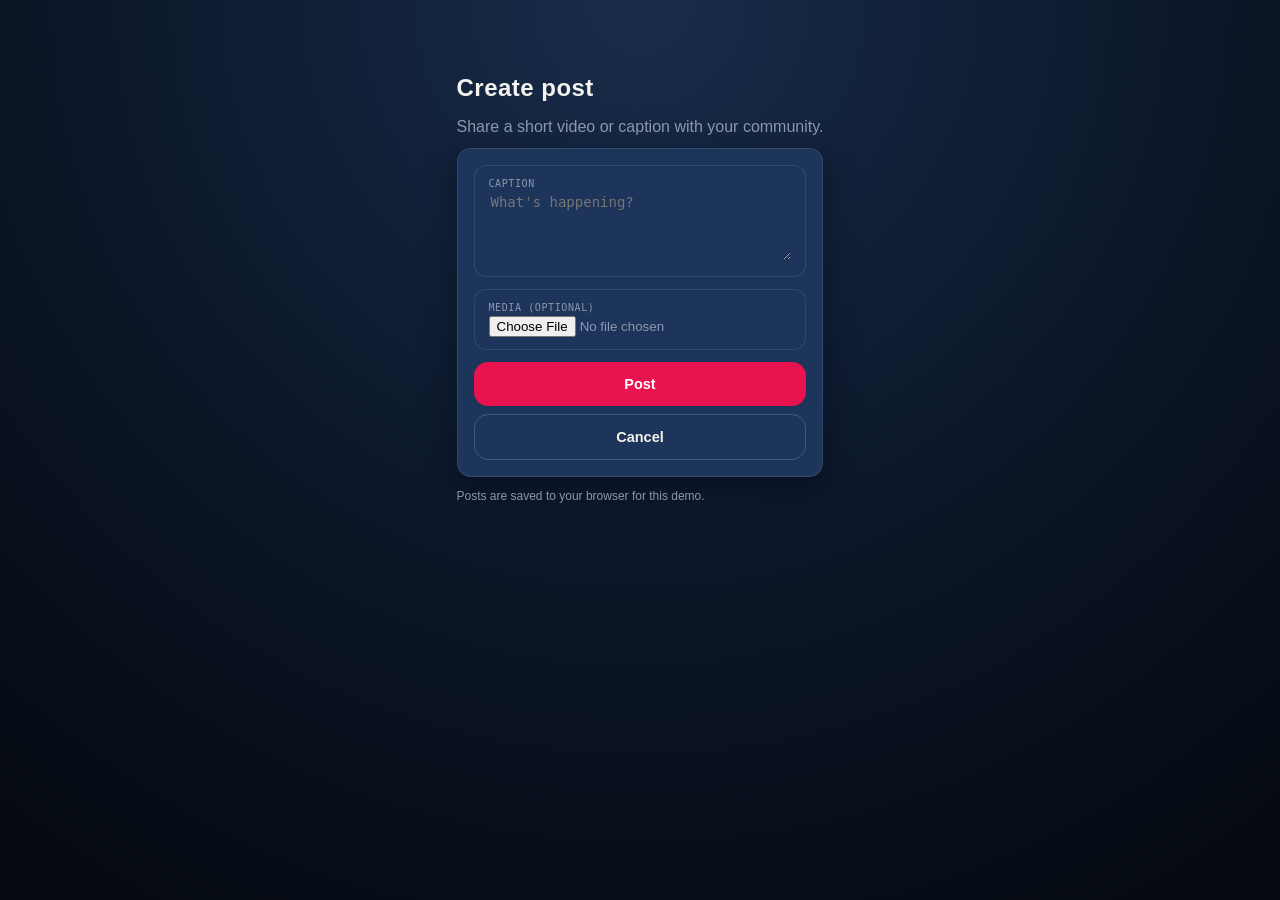
<file: create-post.html>
<!doctype html>
<html lang="en">
<head>
  <meta charset="utf-8">
  <title>Create Post — Connect</title>
  <link rel="stylesheet" href="style.css">
  <meta name="viewport" content="width=device-width,initial-scale=1">
  <style>
    .create-wrapper{max-width:420px;margin:28px auto;padding:18px;}
    .media-preview{width:100%;border-radius:12px;margin-top:10px;max-height:420px;object-fit:cover}
  </style>
</head>
<body>
  <div class="create-wrapper">
    <h2 class="h-display" style="font-size:24px;margin-bottom:8px;color:var(--chalk);">Create post</h2>
    <p class="muted" style="margin-bottom:12px;">Share a short video or caption with your community.</p>

    <div class="card">
      <div class="field">
        <label>Caption</label>
        <textarea id="caption" rows="4" placeholder="What's happening?" style="width:100%;background:transparent;border:none;color:var(--chalk);resize:vertical;outline:none;font-size:14px;"></textarea>
      </div>

      <div class="field">
        <label>Media (optional)</label>
        <div class="file-input-row">
          <input type="file" id="media" accept="video/*,image/*">
          <button type="button" class="remove-media" id="removeMedia" style="display:none;">Remove</button>
        </div>
        <div id="preview"></div>
      </div>

      <button class="btn btn-coral" id="submitBtn">Post</button>
      <button class="btn btn-outline" id="cancelBtn" style="margin-top:8px;">Cancel</button>
    </div>
    <p style="margin-top:12px;color:var(--slate);font-size:12px;">Posts are saved to your browser for this demo.</p>
  </div>

  <script>
    const mediaInput = document.getElementById('media');
    const preview = document.getElementById('preview');
    let selectedData = null;

    mediaInput.addEventListener('change', e=>{
      const f = e.target.files && e.target.files[0];
      if(!f){ preview.innerHTML=''; selectedData = null; return; }
      const reader = new FileReader();
      reader.onload = ()=>{
        selectedData = { data: reader.result, type: f.type };
        document.getElementById('removeMedia').style.display = 'inline-block';
        if(f.type.indexOf('video')===0){ preview.innerHTML = `<video class="media-preview" src="${reader.result}" controls muted playsinline></video>`; }
        else { preview.innerHTML = `<img class="media-preview" src="${reader.result}" alt="preview">`; }
      };
      reader.readAsDataURL(f);
    });

    document.getElementById('removeMedia').addEventListener('click', ()=>{
      selectedData = null; preview.innerHTML=''; mediaInput.value=''; document.getElementById('removeMedia').style.display='none';
    });

    document.getElementById('submitBtn').addEventListener('click', ()=>{
      const caption = document.getElementById('caption').value.trim();
      const post = { id: Date.now(), author: 'You', time: new Date().toISOString(), caption, media: selectedData ? selectedData.data : null, mediaType: selectedData ? selectedData.type : null };
      try{
        const posts = JSON.parse(localStorage.getItem('posts')||'[]');
        posts.unshift(post);
        localStorage.setItem('posts', JSON.stringify(posts));
      }catch(e){ localStorage.setItem('posts', JSON.stringify([post])); }
      window.location.href = 'index.html';
    });

    document.getElementById('cancelBtn').addEventListener('click', ()=>{ window.location.href='index.html'; });
  </script>
</body>
</html>
</file>
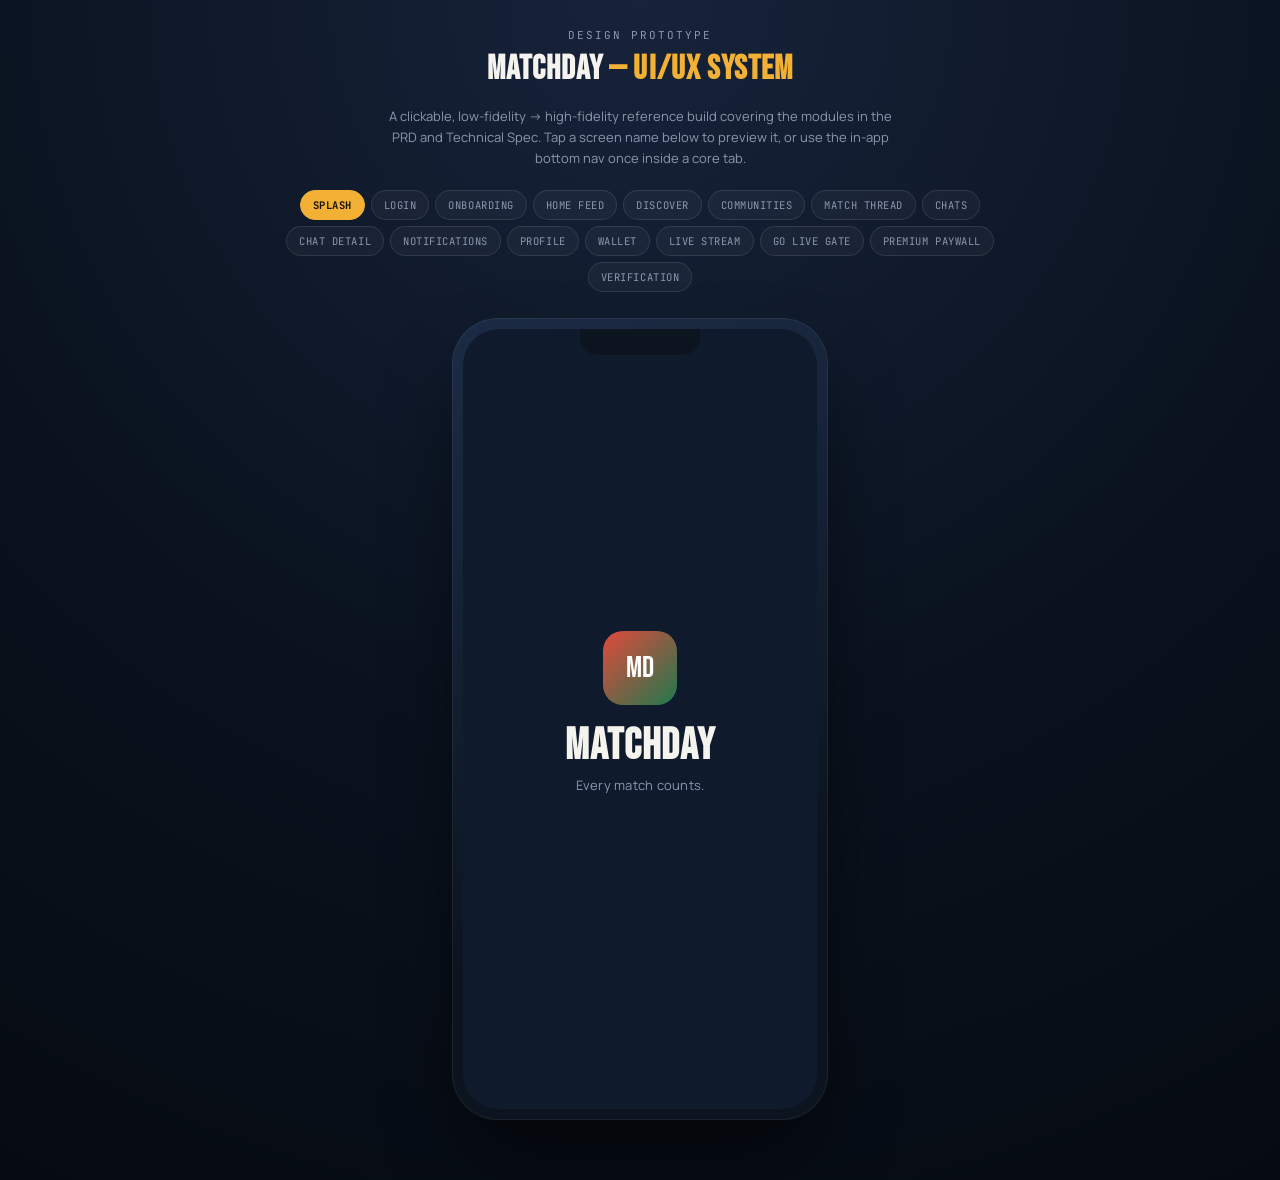
<file: Matchday_UI_UX_Prototype.html>
<!DOCTYPE html>
<html lang="en">
<head>
<meta charset="UTF-8">
<title>Matchday — UI/UX Prototype</title>
<style>
@import url('https://fonts.googleapis.com/css2?family=Bebas+Neue&family=Manrope:wght@400;500;600;700;800&family=JetBrains+Mono:wght@500;600;700&display=swap');

:root{
  --navy:#0F1B2D;
  --navy-soft:#16233A;
  --navy-card:#1B2A42;
  --turf:#1F7A4D;
  --turf-light:#2E9C63;
  --gold:#F2B134;
  --coral:#E2483C;
  --chalk:#F5F3EE;
  --slate:#8C97AC;
  --slate-dim:#5E6B82;
  --line:rgba(245,243,238,0.10);
  --line-strong:rgba(245,243,238,0.18);
}
*{box-sizing:border-box; -webkit-tap-highlight-color:transparent;}
html,body{margin:0;padding:0;}
body{
  background:radial-gradient(circle at 50% 0%, #16233A 0%, #0A121E 55%, #060B12 100%);
  min-height:100vh;
  font-family:'Manrope',sans-serif;
  color:var(--chalk);
  display:flex;
  flex-direction:column;
  align-items:center;
  padding:28px 12px 60px;
}
.stage-label{
  font-family:'JetBrains Mono',monospace;
  font-size:11px;
  letter-spacing:.18em;
  text-transform:uppercase;
  color:var(--slate);
  margin-bottom:6px;
}
.stage-title{
  font-family:'Bebas Neue',sans-serif;
  font-size:34px;
  letter-spacing:.03em;
  color:var(--chalk);
  margin:0 0 4px;
}
.stage-title span{color:var(--gold);}
.stage-sub{
  font-size:13px;
  color:var(--slate);
  max-width:520px;
  text-align:center;
  line-height:1.6;
  margin-bottom:22px;
}

/* ---- Prototype navigator ---- */
.navigator{
  display:flex;
  flex-wrap:wrap;
  justify-content:center;
  gap:6px;
  max-width:760px;
  margin-bottom:26px;
}
.nav-pill{
  font-family:'JetBrains Mono',monospace;
  font-size:10.5px;
  letter-spacing:.05em;
  text-transform:uppercase;
  color:var(--slate);
  background:rgba(245,243,238,0.04);
  border:1px solid var(--line);
  padding:7px 12px;
  border-radius:100px;
  cursor:pointer;
  transition:all .15s ease;
  white-space:nowrap;
}
.nav-pill:hover{border-color:var(--line-strong); color:var(--chalk);}
.nav-pill.active{
  background:var(--gold);
  border-color:var(--gold);
  color:#1a1305;
  font-weight:700;
}

/* ---- Device frame ---- */
.device{
  width:376px;
  background:linear-gradient(160deg,#1c2b45,#0c1420 70%);
  border-radius:46px;
  padding:11px;
  box-shadow:0 40px 80px -20px rgba(0,0,0,.7), 0 0 0 1px rgba(245,243,238,.06) inset;
}
.device-screen{
  position:relative;
  width:100%;
  height:780px;
  background:var(--navy);
  border-radius:36px;
  overflow:hidden;
}
.notch{
  position:absolute; top:0; left:50%; transform:translateX(-50%);
  width:120px; height:26px; background:#0c1420; border-radius:0 0 18px 18px; z-index:50;
}
.status-bar{
  display:flex; justify-content:space-between; align-items:center;
  padding:14px 24px 6px; font-family:'JetBrains Mono',monospace; font-size:12px; color:var(--chalk);
  position:relative; z-index:10;
}

/* ---- screens ---- */
.screen{ display:none; height:100%; flex-direction:column; }
.screen.active{ display:flex; }
.screen-body{
  flex:1; overflow-y:auto; padding:4px 18px 90px;
}
.screen-body::-webkit-scrollbar{width:0;}

/* ---- typography helpers ---- */
.h-display{ font-family:'Bebas Neue',sans-serif; letter-spacing:.02em; color:var(--chalk); margin:0; }
.eyebrow{
  font-family:'JetBrains Mono',monospace; font-size:10px; letter-spacing:.18em; text-transform:uppercase; color:var(--gold); margin:0 0 4px;
}
.muted{ color:var(--slate); }
.scoreboard{
  font-family:'JetBrains Mono',monospace; font-weight:700; letter-spacing:.02em;
}

/* ---- buttons & chips ---- */
.btn{
  display:flex; align-items:center; justify-content:center; gap:8px;
  font-family:'Manrope',sans-serif; font-weight:700; font-size:14.5px;
  padding:14px 18px; border-radius:14px; border:none; cursor:pointer; width:100%;
}
.btn-coral{ background:var(--coral); color:#fff; }
.btn-gold{ background:var(--gold); color:#1a1305; }
.btn-outline{ background:transparent; border:1.5px solid var(--line-strong); color:var(--chalk); }
.btn-turf{ background:var(--turf); color:#eafff2; }
.chip{
  font-size:12.5px; font-weight:600; padding:8px 14px; border-radius:100px;
  border:1.3px solid var(--line-strong); color:var(--slate); background:rgba(245,243,238,.03);
  white-space:nowrap;
}
.chip.on{ background:var(--turf); border-color:var(--turf); color:#eafff2; }

/* ---- card ---- */
.card{
  background:var(--navy-card); border:1px solid var(--line); border-radius:18px; padding:16px;
}

/* ---- bottom nav ---- */
.bottom-nav{
  position:absolute; bottom:0; left:0; right:0;
  display:flex; justify-content:space-around; align-items:center;
  padding:10px 6px 20px; background:linear-gradient(180deg, rgba(15,27,45,0) 0%, #0F1B2D 30%);
  border-top:1px solid var(--line); z-index:20;
}
.nav-item{ display:flex; flex-direction:column; align-items:center; gap:4px; color:var(--slate-dim); cursor:pointer; }
.nav-item.on{ color:var(--gold); }
.nav-item svg{ width:22px; height:22px; }
.nav-item span{ font-size:9.5px; font-family:'JetBrains Mono',monospace; letter-spacing:.04em; text-transform:uppercase; }

/* ---- misc components ---- */
.divider{ height:1px; background:var(--line); margin:16px 0; border:none; }
.avatar{ border-radius:50%; background:linear-gradient(135deg,var(--turf),var(--navy-soft)); display:flex; align-items:center; justify-content:center; font-family:'Bebas Neue',sans-serif; color:#eafff2; flex-shrink:0; }
.badge-live{ background:var(--coral); color:#fff; font-family:'JetBrains Mono',monospace; font-size:10px; font-weight:700; letter-spacing:.05em; padding:3px 8px; border-radius:6px; display:flex; align-items:center; gap:4px;}
.badge-verified{ display:inline-flex; align-items:center; justify-content:center; width:16px; height:16px; background:var(--turf-light); border-radius:50%; }
.top-header{ padding:6px 18px 12px; display:flex; align-items:center; justify-content:space-between; }
.icon-btn{ width:34px; height:34px; border-radius:10px; background:rgba(245,243,238,.05); display:flex; align-items:center; justify-content:center; border:1px solid var(--line); }
</style>
</head>
<body>

<div class="stage-label">Design Prototype</div>
<h1 class="stage-title">MATCHDAY <span>— UI/UX System</span></h1>
<p class="stage-sub">A clickable, low-fidelity → high-fidelity reference build covering the modules in the PRD and Technical Spec. Tap a screen name below to preview it, or use the in-app bottom nav once inside a core tab.</p>

<div class="navigator" id="navigator"></div>

<div class="device">
  <div class="device-screen">
    <div class="notch"></div>

    <!-- ============ SPLASH ============ -->
    <section class="screen active" id="screen-splash" style="align-items:center; justify-content:center; text-align:center;">
      <div style="display:flex;flex-direction:column;align-items:center;gap:14px;">
        <div style="width:74px;height:74px;border-radius:20px;background:linear-gradient(135deg,var(--coral),var(--turf));display:flex;align-items:center;justify-content:center;">
          <span style="font-family:'Bebas Neue';font-size:30px;color:#fff;">MD</span>
        </div>
        <h1 class="h-display" style="font-size:44px;">MATCHDAY</h1>
        <p class="muted" style="margin-top:-10px;font-size:13px;letter-spacing:.02em;">Every match counts.</p>
      </div>
    </section>

    <!-- ============ LOGIN ============ -->
    <section class="screen" id="screen-login">
      <div class="status-bar"><span>9:41</span><span>●●●●  Wi-Fi  100%</span></div>
      <div class="screen-body" style="justify-content:center;display:flex;flex-direction:column;padding-top:60px;">
        <p class="eyebrow">Welcome back</p>
        <h2 class="h-display" style="font-size:32px;margin-bottom:6px;">Log in to<br>your community.</h2>
        <p class="muted" style="font-size:13px;margin-bottom:28px;">Football, friendships, and everything in between.</p>
        <div class="card" style="padding:4px 16px;margin-bottom:12px;display:flex;align-items:center;gap:10px;">
          <span class="muted" style="font-size:13px;">Email</span>
        </div>
        <div class="card" style="padding:4px 16px;margin-bottom:20px;display:flex;align-items:center;gap:10px;">
          <span class="muted" style="font-size:13px;">Password</span>
        </div>
        <button class="btn btn-coral" style="margin-bottom:10px;">Log in</button>
        <button class="btn btn-outline" style="margin-bottom:20px;">
          <svg width="16" height="16" viewBox="0 0 24 24" fill="none"><path d="M21.6 12.23c0-.68-.06-1.36-.18-2H12v3.79h5.4a4.6 4.6 0 0 1-2 3.02v2.5h3.24c1.9-1.75 2.96-4.33 2.96-7.31z" fill="#F2B134"/><path d="M12 22c2.7 0 4.96-.9 6.6-2.44l-3.23-2.5c-.9.6-2.05.96-3.37.96-2.6 0-4.8-1.75-5.58-4.1H3.07v2.58A10 10 0 0 0 12 22z" fill="#eee"/></svg>
          Continue with Google
        </button>
        <p class="muted" style="text-align:center;font-size:12.5px;">New here? <span style="color:var(--gold);font-weight:700;">Create an account</span></p>
      </div>
    </section>

    <!-- ============ ONBOARDING ============ -->
    <section class="screen" id="screen-onboarding">
      <div class="status-bar"><span>9:41</span><span>●●●●  Wi-Fi  100%</span></div>
      <div class="top-header">
        <div style="display:flex;gap:4px;">
          <div style="width:34px;height:3px;border-radius:2px;background:var(--gold);"></div>
          <div style="width:34px;height:3px;border-radius:2px;background:var(--gold);"></div>
          <div style="width:34px;height:3px;border-radius:2px;background:var(--line-strong);"></div>
          <div style="width:34px;height:3px;border-radius:2px;background:var(--line-strong);"></div>
        </div>
        <span class="muted" style="font-size:11px;">Step 2 of 4</span>
      </div>
      <div class="screen-body">
        <p class="eyebrow">Onboarding</p>
        <h2 class="h-display" style="font-size:28px;margin-bottom:16px;">Pick your club.</h2>
        <p class="muted" style="font-size:13px;margin-bottom:18px;">We'll drop you into their community and match your feed to matchday.</p>
        <div style="display:grid;grid-template-columns:repeat(3,1fr);gap:10px;margin-bottom:24px;">
          <div class="card" style="text-align:center;padding:14px 6px;border-color:var(--turf);">
            <div class="avatar" style="width:40px;height:40px;font-size:14px;margin:0 auto 8px;background:linear-gradient(135deg,#E2483C,#7a1a15);">ARS</div>
            <span style="font-size:11.5px;font-weight:700;">Arsenal</span>
          </div>
          <div class="card" style="text-align:center;padding:14px 6px;">
            <div class="avatar" style="width:40px;height:40px;font-size:14px;margin:0 auto 8px;background:linear-gradient(135deg,#2E5FE2,#0e1c4d);">CHE</div>
            <span style="font-size:11.5px;font-weight:700;">Chelsea</span>
          </div>
          <div class="card" style="text-align:center;padding:14px 6px;">
            <div class="avatar" style="width:40px;height:40px;font-size:14px;margin:0 auto 8px;background:linear-gradient(135deg,#F2B134,#7a5a12);">BAR</div>
            <span style="font-size:11.5px;font-weight:700;">Barcelona</span>
          </div>
          <div class="card" style="text-align:center;padding:14px 6px;">
            <div class="avatar" style="width:40px;height:40px;font-size:14px;margin:0 auto 8px;background:linear-gradient(135deg,#8C97AC,#2c3444);">MU</div>
            <span style="font-size:11.5px;font-weight:700;">Man United</span>
          </div>
          <div class="card" style="text-align:center;padding:14px 6px;">
            <div class="avatar" style="width:40px;height:40px;font-size:14px;margin:0 auto 8px;background:linear-gradient(135deg,#2E9C63,#123e27);">RM</div>
            <span style="font-size:11.5px;font-weight:700;">Real Madrid</span>
          </div>
          <div class="card" style="text-align:center;padding:14px 6px;">
            <div class="avatar" style="width:40px;height:40px;font-size:14px;margin:0 auto 8px;background:linear-gradient(135deg,#7a5cff,#241a4d);">MCI</div>
            <span style="font-size:11.5px;font-weight:700;">Man City</span>
          </div>
        </div>
        <p class="eyebrow">Relationship goal</p>
        <div style="display:flex;gap:8px;flex-wrap:wrap;margin-bottom:24px;">
          <span class="chip on">New friends</span>
          <span class="chip">Dating</span>
          <span class="chip">Not sure yet</span>
        </div>
        <button class="btn btn-coral">Continue</button>
      </div>
    </section>

    <!-- ============ HOME FEED ============ -->
    <section class="screen" id="screen-home">
      <div class="status-bar"><span>9:41</span><span>●●●●  Wi-Fi  100%</span></div>
      <div class="top-header">
        <h2 class="h-display" style="font-size:24px;">Home</h2>
        <div style="display:flex;gap:8px;">
          <div class="icon-btn">🔍</div>
          <div class="icon-btn">🔔</div>
        </div>
      </div>
      <div class="screen-body">
        <!-- live scoreboard ticker -->
        <div class="card" style="display:flex;align-items:center;justify-content:space-between;margin-bottom:14px;border-color:var(--turf);">
          <div style="display:flex;align-items:center;gap:10px;">
            <span class="badge-live">● LIVE</span>
            <span style="font-size:12.5px;font-weight:700;">ARS</span>
          </div>
          <span class="scoreboard" style="font-size:20px;color:var(--gold);">2 – 1</span>
          <div style="display:flex;align-items:center;gap:10px;">
            <span style="font-size:12.5px;font-weight:700;">CHE</span>
            <span class="scoreboard muted" style="font-size:11px;">78'</span>
          </div>
        </div>

        <div class="card" style="margin-bottom:12px;">
          <div style="display:flex;gap:10px;align-items:center;margin-bottom:10px;">
            <div class="avatar" style="width:38px;height:38px;font-size:13px;">TB</div>
            <div>
              <div style="font-size:13.5px;font-weight:700;display:flex;align-items:center;gap:5px;">Tega B. <span class="badge-verified">✓</span></div>
              <div class="muted" style="font-size:11px;">Arsenal Fan Zone · 12m</div>
            </div>
          </div>
          <p style="font-size:13.5px;line-height:1.5;margin:0 0 10px;">Saka has been unplayable tonight. That second assist was pure vision 🔥</p>
          <div style="display:flex;gap:16px;color:var(--slate);font-size:12px;">
            <span>♡ 214</span><span>💬 38</span><span>↗ Share</span>
          </div>
        </div>

        <div class="card" style="margin-bottom:12px;">
          <p class="eyebrow" style="color:var(--slate);">Sponsored</p>
          <div style="height:90px;border-radius:10px;background:linear-gradient(135deg,var(--navy-soft),#0c1420);display:flex;align-items:center;justify-content:center;margin-bottom:8px;">
            <span class="muted" style="font-size:11px;">Ad creative</span>
          </div>
          <div style="display:flex;justify-content:space-between;align-items:center;">
            <span style="font-size:12.5px;font-weight:700;">JerseyHub — Matchday kits, 20% off</span>
            <span style="font-size:11px;color:var(--gold);font-weight:700;">Shop →</span>
          </div>
        </div>

        <div class="card">
          <div style="display:flex;gap:10px;align-items:center;margin-bottom:10px;">
            <div class="avatar" style="width:38px;height:38px;font-size:13px;background:linear-gradient(135deg,var(--coral),#5b1512);">PN</div>
            <div>
              <div style="font-size:13.5px;font-weight:700;">Priye N.</div>
              <div class="muted" style="font-size:11px;">Lagos Football Socials · 1h</div>
            </div>
          </div>
          <p style="font-size:13.5px;line-height:1.5;margin:0 0 10px;">Who's up for the watch party Saturday? Dropping the location in the community 👀</p>
          <div style="display:flex;gap:16px;color:var(--slate);font-size:12px;">
            <span>♡ 76</span><span>💬 19</span><span>↗ Share</span>
          </div>
        </div>
      </div>
      <div class="bottom-nav" id="bn-home"></div>
    </section>

    <!-- ============ DISCOVER ============ -->
    <section class="screen" id="screen-discover">
      <div class="status-bar"><span>9:41</span><span>●●●●  Wi-Fi  100%</span></div>
      <div class="top-header">
        <h2 class="h-display" style="font-size:24px;">Discover</h2>
        <div class="icon-btn">⚙︎</div>
      </div>
      <div class="screen-body" style="padding-bottom:110px;">
        <div style="display:flex;gap:8px;overflow-x:auto;margin-bottom:14px;">
          <span class="chip on">Nearby</span>
          <span class="chip">Same club</span>
          <span class="chip">Age 24–30</span>
          <span class="chip">Dating</span>
        </div>
        <div class="card" style="padding:0;overflow:hidden;">
          <div style="height:340px;background:linear-gradient(160deg,#243a5c,#0c1420);position:relative;">
            <div style="position:absolute;top:12px;left:12px;" class="chip on">⚽ Arsenal</div>
            <div style="position:absolute;bottom:0;left:0;right:0;padding:18px;background:linear-gradient(0deg,rgba(0,0,0,.75),transparent);">
              <div style="display:flex;align-items:baseline;gap:6px;">
                <span class="h-display" style="font-size:26px;">Amara, 27</span>
                <span class="badge-verified">✓</span>
              </div>
              <span class="muted" style="font-size:12px;">3km away · Product designer</span>
            </div>
          </div>
          <div style="display:flex;justify-content:space-around;padding:16px;">
            <button style="width:52px;height:52px;border-radius:50%;border:1.5px solid var(--line-strong);background:transparent;color:var(--slate);font-size:20px;">✕</button>
            <button style="width:52px;height:52px;border-radius:50%;border:none;background:var(--gold);color:#1a1305;font-size:20px;">★</button>
            <button style="width:52px;height:52px;border-radius:50%;border:none;background:var(--coral);color:#fff;font-size:20px;">♥</button>
          </div>
        </div>
      </div>
      <div class="bottom-nav" id="bn-discover"></div>
    </section>

    <!-- ============ COMMUNITIES ============ -->
    <section class="screen" id="screen-communities">
      <div class="status-bar"><span>9:41</span><span>●●●●  Wi-Fi  100%</span></div>
      <div class="top-header">
        <h2 class="h-display" style="font-size:24px;">Communities</h2>
        <div class="icon-btn">＋</div>
      </div>
      <div class="screen-body" style="padding-bottom:110px;">
        <div style="display:flex;gap:8px;margin-bottom:14px;">
          <span class="chip on">Football</span>
          <span class="chip">Social</span>
          <span class="chip">My groups</span>
        </div>
        <div class="card" style="display:flex;gap:12px;align-items:center;margin-bottom:10px;">
          <div class="avatar" style="width:46px;height:46px;font-size:15px;background:linear-gradient(135deg,#E2483C,#5b1512);">ARS</div>
          <div style="flex:1;">
            <div style="font-weight:700;font-size:13.5px;">Arsenal Fan Zone</div>
            <div class="muted scoreboard" style="font-size:11px;">128,402 members</div>
          </div>
          <span class="chip on" style="padding:6px 12px;font-size:11px;">Joined</span>
        </div>
        <div class="card" style="display:flex;gap:12px;align-items:center;margin-bottom:10px;">
          <div class="avatar" style="width:46px;height:46px;font-size:15px;background:linear-gradient(135deg,var(--turf),#123e27);">LFS</div>
          <div style="flex:1;">
            <div style="font-weight:700;font-size:13.5px;">Lagos Football Socials</div>
            <div class="muted scoreboard" style="font-size:11px;">9,873 members</div>
          </div>
          <span class="chip" style="padding:6px 12px;font-size:11px;">Join</span>
        </div>
        <div class="card" style="display:flex;gap:12px;align-items:center;">
          <div class="avatar" style="width:46px;height:46px;font-size:15px;background:linear-gradient(135deg,#7a5cff,#241a4d);">PRD</div>
          <div style="flex:1;">
            <div style="font-weight:700;font-size:13.5px;">Predictions League 🔒</div>
            <div class="muted scoreboard" style="font-size:11px;">Private · 2,110 members</div>
          </div>
          <span class="chip" style="padding:6px 12px;font-size:11px;">Request</span>
        </div>
      </div>
      <div class="bottom-nav" id="bn-communities"></div>
    </section>

    <!-- ============ COMMUNITY / MATCH THREAD ============ -->
    <section class="screen" id="screen-community-page">
      <div class="status-bar"><span>9:41</span><span>●●●●  Wi-Fi  100%</span></div>
      <div class="screen-body" style="padding-top:8px;">
        <div style="display:flex;align-items:center;gap:8px;margin-bottom:14px;">
          <div class="icon-btn">←</div>
          <span class="h-display" style="font-size:20px;">Arsenal Fan Zone</span>
        </div>
        <div class="card" style="margin-bottom:14px;">
          <p class="eyebrow">Match thread</p>
          <div style="display:flex;justify-content:space-between;align-items:center;margin:8px 0 14px;">
            <span style="font-weight:700;">Arsenal</span>
            <span class="scoreboard" style="font-size:24px;color:var(--gold);">2–1</span>
            <span style="font-weight:700;">Chelsea</span>
          </div>
          <div class="chip" style="width:100%;text-align:center;padding:10px;background:transparent;border-style:dashed;">🎟 Betting — Coming soon</div>
        </div>
        <p class="eyebrow">Predict the next goal</p>
        <div class="card" style="margin-bottom:14px;">
          <div style="display:flex;justify-content:space-between;font-size:12.5px;margin-bottom:8px;"><span>Saka</span><span class="scoreboard">61%</span></div>
          <div style="height:6px;background:var(--line);border-radius:4px;overflow:hidden;margin-bottom:12px;"><div style="width:61%;height:100%;background:var(--turf-light);"></div></div>
          <div style="display:flex;justify-content:space-between;font-size:12.5px;margin-bottom:8px;"><span>Ødegaard</span><span class="scoreboard">39%</span></div>
          <div style="height:6px;background:var(--line);border-radius:4px;overflow:hidden;"><div style="width:39%;height:100%;background:var(--slate-dim);"></div></div>
        </div>
        <p class="eyebrow">Player ratings</p>
        <div class="card" style="display:flex;justify-content:space-between;align-items:center;">
          <span style="font-size:13px;font-weight:700;">Bukayo Saka</span>
          <span class="scoreboard" style="color:var(--gold);font-size:16px;">9.1</span>
        </div>
      </div>
    </section>

    <!-- ============ CHATS LIST ============ -->
    <section class="screen" id="screen-chats">
      <div class="status-bar"><span>9:41</span><span>●●●●  Wi-Fi  100%</span></div>
      <div class="top-header"><h2 class="h-display" style="font-size:24px;">Chats</h2><div class="icon-btn">✎</div></div>
      <div class="screen-body" style="padding-bottom:110px;">
        <div style="display:flex;gap:10px;align-items:center;padding:10px 0;border-bottom:1px solid var(--line);">
          <div class="avatar" style="width:44px;height:44px;font-size:14px;background:linear-gradient(135deg,var(--coral),#5b1512);">AM</div>
          <div style="flex:1;">
            <div style="font-weight:700;font-size:13.5px;">Amara</div>
            <div class="muted" style="font-size:12px;">Haha okay, see you at the watch party 😂</div>
          </div>
          <span class="muted" style="font-size:10.5px;">2m</span>
        </div>
        <div style="display:flex;gap:10px;align-items:center;padding:10px 0;border-bottom:1px solid var(--line);">
          <div class="avatar" style="width:44px;height:44px;font-size:14px;">TB</div>
          <div style="flex:1;">
            <div style="font-weight:700;font-size:13.5px;">Tega B.</div>
            <div class="muted" style="font-size:12px;">🎤 Voice note · 0:14</div>
          </div>
          <span class="muted" style="font-size:10.5px;">1h</span>
        </div>
        <div style="display:flex;gap:10px;align-items:center;padding:10px 0;">
          <div class="avatar" style="width:44px;height:44px;font-size:14px;background:linear-gradient(135deg,var(--turf),#123e27);">LFS</div>
          <div style="flex:1;">
            <div style="font-weight:700;font-size:13.5px;">Lagos Football Socials</div>
            <div class="muted" style="font-size:12px;">Priye: Dropping the location now</div>
          </div>
          <span class="muted" style="font-size:10.5px;">3h</span>
        </div>
      </div>
      <div class="bottom-nav" id="bn-chats"></div>
    </section>

    <!-- ============ CHAT DETAIL ============ -->
    <section class="screen" id="screen-chat-detail">
      <div class="status-bar"><span>9:41</span><span>●●●●  Wi-Fi  100%</span></div>
      <div class="top-header">
        <div style="display:flex;align-items:center;gap:8px;">
          <div class="icon-btn">←</div>
          <div class="avatar" style="width:32px;height:32px;font-size:11px;background:linear-gradient(135deg,var(--coral),#5b1512);">AM</div>
          <span style="font-weight:700;font-size:13.5px;">Amara</span>
        </div>
        <span class="chip" style="font-size:10px;padding:5px 9px;">⏳ Deletes in 7d</span>
      </div>
      <div class="screen-body" style="display:flex;flex-direction:column;gap:8px;">
        <div style="align-self:flex-start;max-width:75%;background:var(--navy-card);padding:10px 13px;border-radius:14px 14px 14px 3px;font-size:13px;">Are you coming to the watch party Saturday?</div>
        <div style="align-self:flex-end;max-width:75%;background:var(--coral);padding:10px 13px;border-radius:14px 14px 3px 14px;font-size:13px;">Wouldn't miss it 😄 what time?</div>
        <div style="align-self:flex-start;max-width:75%;background:var(--navy-card);padding:10px 13px;border-radius:14px 14px 14px 3px;font-size:13px;">Kickoff's 4pm, come by 3:30</div>
        <div style="align-self:flex-end;max-width:75%;background:var(--coral);padding:10px 13px;border-radius:14px 14px 3px 14px;font-size:13px;">Haha okay, see you at the watch party 😂</div>
      </div>
      <div style="display:flex;gap:8px;align-items:center;padding:10px 16px 18px;border-top:1px solid var(--line);">
        <div class="icon-btn">🎤</div>
        <div class="icon-btn">GIF</div>
        <div style="flex:1;background:var(--navy-card);border-radius:100px;padding:10px 16px;font-size:12.5px;color:var(--slate);">Message...</div>
        <div class="icon-btn" style="background:var(--coral);border-color:var(--coral);">➤</div>
      </div>
    </section>

    <!-- ============ NOTIFICATIONS ============ -->
    <section class="screen" id="screen-notifications">
      <div class="status-bar"><span>9:41</span><span>●●●●  Wi-Fi  100%</span></div>
      <div class="top-header"><h2 class="h-display" style="font-size:24px;">Notifications</h2></div>
      <div class="screen-body">
        <div style="display:flex;gap:12px;padding:10px 0;border-bottom:1px solid var(--line);align-items:center;">
          <div style="width:34px;height:34px;border-radius:50%;background:rgba(226,72,60,.15);display:flex;align-items:center;justify-content:center;">♥</div>
          <p style="font-size:13px;margin:0;"><b>Priye N.</b> and 12 others liked your post</p>
        </div>
        <div style="display:flex;gap:12px;padding:10px 0;border-bottom:1px solid var(--line);align-items:center;">
          <div style="width:34px;height:34px;border-radius:50%;background:rgba(242,177,52,.15);display:flex;align-items:center;justify-content:center;">★</div>
          <p style="font-size:13px;margin:0;">It's a <b>Match!</b> You and Amara liked each other</p>
        </div>
        <div style="display:flex;gap:12px;padding:10px 0;border-bottom:1px solid var(--line);align-items:center;">
          <div style="width:34px;height:34px;border-radius:50%;background:rgba(46,156,99,.15);display:flex;align-items:center;justify-content:center;">＋</div>
          <p style="font-size:13px;margin:0;"><b>Tega B.</b> started following you</p>
        </div>
        <div style="display:flex;gap:12px;padding:10px 0;align-items:center;">
          <div style="width:34px;height:34px;border-radius:50%;background:rgba(140,151,172,.15);display:flex;align-items:center;justify-content:center;">💬</div>
          <p style="font-size:13px;margin:0;"><b>Lagos Football Socials</b> — new message</p>
        </div>
      </div>
      <div class="bottom-nav" id="bn-notifications-x" style="display:none;"></div>
    </section>

    <!-- ============ PROFILE ============ -->
    <section class="screen" id="screen-profile">
      <div class="status-bar"><span>9:41</span><span>●●●●  Wi-Fi  100%</span></div>
      <div class="top-header"><h2 class="h-display" style="font-size:24px;">Profile</h2><div class="icon-btn">⚙︎</div></div>
      <div class="screen-body" style="padding-bottom:110px;">
        <div style="display:flex;flex-direction:column;align-items:center;text-align:center;margin-bottom:16px;">
          <div class="avatar" style="width:84px;height:84px;font-size:26px;background:linear-gradient(135deg,var(--coral),var(--turf));margin-bottom:10px;">TB</div>
          <div style="display:flex;align-items:center;gap:6px;">
            <span class="h-display" style="font-size:24px;">Tega B.</span>
            <span class="badge-verified">✓</span>
          </div>
          <span class="muted" style="font-size:12.5px;">Arsenal · Lagos, NG</span>
        </div>
        <div style="display:flex;justify-content:space-around;margin-bottom:18px;">
          <div style="text-align:center;"><div class="scoreboard" style="font-size:19px;color:var(--gold);">6,240</div><div class="muted" style="font-size:10.5px;">FOLLOWERS</div></div>
          <div style="text-align:center;"><div class="scoreboard" style="font-size:19px;">312</div><div class="muted" style="font-size:10.5px;">FOLLOWING</div></div>
          <div style="text-align:center;"><div class="scoreboard" style="font-size:19px;">148</div><div class="muted" style="font-size:10.5px;">POSTS</div></div>
        </div>
        <div class="card" style="margin-bottom:10px;display:flex;justify-content:space-between;align-items:center;">
          <span style="font-size:12.5px;">Creator status</span>
          <span class="chip on" style="font-size:11px;">Earning · 40% tier</span>
        </div>
        <button class="btn btn-outline" style="margin-bottom:10px;">Edit profile</button>
        <button class="btn btn-gold">Go live</button>
      </div>
      <div class="bottom-nav" id="bn-profile"></div>
    </section>

    <!-- ============ WALLET ============ -->
    <section class="screen" id="screen-wallet">
      <div class="status-bar"><span>9:41</span><span>●●●●  Wi-Fi  100%</span></div>
      <div class="screen-body" style="padding-top:8px;padding-bottom:110px;">
        <div style="display:flex;align-items:center;gap:8px;margin-bottom:14px;">
          <div class="icon-btn">←</div>
          <span class="h-display" style="font-size:20px;">Wallet</span>
        </div>
        <div class="card" style="text-align:center;background:linear-gradient(135deg,var(--navy-card),#0c1420);margin-bottom:16px;">
          <p class="eyebrow">Coin balance</p>
          <div class="scoreboard" style="font-size:34px;color:var(--gold);">1,240</div>
          <p class="muted" style="font-size:11.5px;">≈ $12.40 spend value</p>
        </div>
        <p class="eyebrow">Buy coins — priced in USD</p>
        <div style="display:grid;grid-template-columns:1fr 1fr;gap:10px;margin-bottom:18px;">
          <div class="card" style="text-align:center;padding:14px 8px;"><div style="font-size:13px;font-weight:700;">Cowries</div><div class="scoreboard" style="color:var(--gold);font-size:16px;">$5</div></div>
          <div class="card" style="text-align:center;padding:14px 8px;"><div style="font-size:13px;font-weight:700;">Euro</div><div class="scoreboard" style="color:var(--gold);font-size:16px;">$10</div></div>
          <div class="card" style="text-align:center;padding:14px 8px;"><div style="font-size:13px;font-weight:700;">USD</div><div class="scoreboard" style="color:var(--gold);font-size:16px;">$15</div></div>
          <div class="card" style="text-align:center;padding:14px 8px;"><div style="font-size:13px;font-weight:700;">GBP</div><div class="scoreboard" style="color:var(--gold);font-size:16px;">$20</div></div>
        </div>
        <p class="eyebrow">Recent activity</p>
        <div style="display:flex;justify-content:space-between;font-size:12.5px;padding:8px 0;border-bottom:1px solid var(--line);"><span>Sent 🐐 Goat to @amara</span><span class="muted">-500</span></div>
        <div style="display:flex;justify-content:space-between;font-size:12.5px;padding:8px 0;border-bottom:1px solid var(--line);"><span>Purchased GBP pack</span><span style="color:var(--turf-light);">+2,000</span></div>
        <div style="display:flex;justify-content:space-between;font-size:12.5px;padding:8px 0;"><span>Sent 🐏 Ram to @tega</span><span class="muted">-1,000</span></div>
      </div>
      <div class="bottom-nav" id="bn-wallet" style="display:none;"></div>
    </section>

    <!-- ============ LIVE ============ -->
    <section class="screen" id="screen-live" style="background:#05090f;">
      <div style="position:relative;height:100%;background:radial-gradient(circle at 50% 20%, #1c3a2a 0%, #05090f 65%);">
        <div class="status-bar" style="position:relative;z-index:5;"><span>9:41</span><span>●●●●  Wi-Fi  100%</span></div>
        <div class="top-header" style="position:relative;z-index:5;">
          <div style="display:flex;align-items:center;gap:8px;">
            <span class="badge-live">● LIVE</span>
            <span class="scoreboard" style="font-size:12px;">👁 3,204</span>
          </div>
          <div class="icon-btn">✕</div>
        </div>
        <div style="position:absolute;bottom:120px;left:16px;display:flex;flex-direction:column;gap:6px;max-width:70%;">
          <div style="background:rgba(15,27,45,.55);backdrop-filter:blur(2px);padding:6px 10px;border-radius:10px;font-size:11.5px;">Amara sent 🐐 Goat</div>
          <div style="background:rgba(15,27,45,.55);padding:6px 10px;border-radius:10px;font-size:11.5px;">Priye: LETS GOOO 🔥</div>
          <div style="background:rgba(15,27,45,.55);padding:6px 10px;border-radius:10px;font-size:11.5px;">Tega sent 🦁 Lion</div>
        </div>
        <div style="position:absolute;bottom:0;left:0;right:0;padding:14px 16px 20px;background:linear-gradient(0deg,#05090f 40%, transparent);">
          <div style="display:flex;align-items:center;gap:8px;margin-bottom:12px;">
            <div class="avatar" style="width:30px;height:30px;font-size:11px;">TB</div>
            <span style="font-size:12.5px;font-weight:700;">Tega B. — Matchday reactions</span>
          </div>
          <div style="display:flex;gap:8px;justify-content:space-between;">
            <div class="card" style="flex:1;text-align:center;padding:8px 4px;"><div style="font-size:18px;">🐐</div><div class="scoreboard" style="font-size:11px;color:var(--gold);">$50</div></div>
            <div class="card" style="flex:1;text-align:center;padding:8px 4px;"><div style="font-size:18px;">🐏</div><div class="scoreboard" style="font-size:11px;color:var(--gold);">$100</div></div>
            <div class="card" style="flex:1;text-align:center;padding:8px 4px;"><div style="font-size:18px;">🐯</div><div class="scoreboard" style="font-size:11px;color:var(--gold);">$200</div></div>
            <div class="card" style="flex:1;text-align:center;padding:8px 4px;"><div style="font-size:18px;">🦁</div><div class="scoreboard" style="font-size:11px;color:var(--gold);">$500</div></div>
          </div>
        </div>
      </div>
    </section>

    <!-- ============ GO LIVE GATE ============ -->
    <section class="screen" id="screen-golive-gate" style="align-items:center;justify-content:center;text-align:center;">
      <div class="status-bar" style="position:absolute;top:0;width:100%;"><span>9:41</span><span>●●●●  Wi-Fi  100%</span></div>
      <div style="padding:0 30px;display:flex;flex-direction:column;align-items:center;">
        <div style="width:64px;height:64px;border-radius:50%;background:rgba(242,177,52,.12);display:flex;align-items:center;justify-content:center;font-size:26px;margin-bottom:16px;">🔒</div>
        <h2 class="h-display" style="font-size:26px;margin-bottom:8px;">Go live at 1,000 followers</h2>
        <p class="muted" style="font-size:13px;margin-bottom:18px;">You're at 640. Keep building your community — streaming unlocks automatically.</p>
        <div style="width:100%;height:8px;background:var(--line);border-radius:4px;overflow:hidden;margin-bottom:8px;"><div style="width:64%;height:100%;background:var(--gold);"></div></div>
        <div style="display:flex;justify-content:space-between;width:100%;font-size:11px;" class="muted scoreboard"><span>640</span><span>1,000</span></div>
      </div>
    </section>

    <!-- ============ PREMIUM PAYWALL ============ -->
    <section class="screen" id="screen-premium">
      <div class="status-bar"><span>9:41</span><span>●●●●  Wi-Fi  100%</span></div>
      <div class="screen-body" style="padding-top:8px;">
        <div style="display:flex;align-items:center;gap:8px;margin-bottom:18px;">
          <div class="icon-btn">✕</div>
        </div>
        <div style="text-align:center;margin-bottom:22px;">
          <div style="width:56px;height:56px;border-radius:16px;background:linear-gradient(135deg,var(--gold),#7a5a12);display:flex;align-items:center;justify-content:center;font-size:24px;margin:0 auto 12px;">★</div>
          <h2 class="h-display" style="font-size:28px;">Go Premium</h2>
          <p class="muted" style="font-size:13px;">Browse freely. Connect faster.</p>
        </div>
        <div class="card" style="margin-bottom:10px;display:flex;gap:12px;align-items:center;">
          <span style="font-size:18px;">🕶</span>
          <div><div style="font-weight:700;font-size:13px;">Browse anonymously</div><div class="muted" style="font-size:11.5px;">Visit profiles without showing up in visitors</div></div>
        </div>
        <div class="card" style="margin-bottom:10px;display:flex;gap:12px;align-items:center;">
          <span style="font-size:18px;">☎</span>
          <div><div style="font-weight:700;font-size:13px;">See contact info</div><div class="muted" style="font-size:11.5px;">View phone number and email</div></div>
        </div>
        <div class="card" style="margin-bottom:22px;display:flex;gap:12px;align-items:center;">
          <span style="font-size:18px;">✓</span>
          <div><div style="font-weight:700;font-size:13px;">Verification badge</div><div class="muted" style="font-size:11.5px;">Included while your plan is active</div></div>
        </div>
        <button class="btn btn-gold" style="margin-bottom:10px;">Upgrade — $9.99/mo</button>
        <p class="muted" style="text-align:center;font-size:11px;">Cancel anytime. Renews monthly.</p>
      </div>
    </section>

    <!-- ============ VERIFICATION ============ -->
    <section class="screen" id="screen-verification">
      <div class="status-bar"><span>9:41</span><span>●●●●  Wi-Fi  100%</span></div>
      <div class="screen-body" style="padding-top:8px;">
        <div style="display:flex;align-items:center;gap:8px;margin-bottom:18px;">
          <div class="icon-btn">←</div>
          <span class="h-display" style="font-size:20px;">Verification</span>
        </div>
        <div class="card" style="margin-bottom:16px;">
          <p class="eyebrow">Earn it free</p>
          <p style="font-size:13px;margin:0 0 10px;">Reach 20,000 followers and we'll verify your profile automatically.</p>
          <div style="height:8px;background:var(--line);border-radius:4px;overflow:hidden;margin-bottom:6px;"><div style="width:31%;height:100%;background:var(--turf-light);"></div></div>
          <div class="muted scoreboard" style="font-size:11px;">6,240 / 20,000</div>
        </div>
        <div class="divider"></div>
        <div class="card">
          <p class="eyebrow">Or get it now</p>
          <p style="font-size:13px;margin:0 0 14px;">Skip the wait with paid verification, billed monthly. Cancels automatically once you hit 20,000 followers.</p>
          <button class="btn btn-turf">Verify now — billed monthly</button>
        </div>
      </div>
    </section>

  </div>
</div>

<script>
const screens = [
  {id:'screen-splash', label:'Splash'},
  {id:'screen-login', label:'Login'},
  {id:'screen-onboarding', label:'Onboarding'},
  {id:'screen-home', label:'Home feed', hasNav:true},
  {id:'screen-discover', label:'Discover', hasNav:true},
  {id:'screen-communities', label:'Communities', hasNav:true},
  {id:'screen-community-page', label:'Match thread'},
  {id:'screen-chats', label:'Chats', hasNav:true},
  {id:'screen-chat-detail', label:'Chat detail'},
  {id:'screen-notifications', label:'Notifications'},
  {id:'screen-profile', label:'Profile', hasNav:true},
  {id:'screen-wallet', label:'Wallet'},
  {id:'screen-live', label:'Live stream'},
  {id:'screen-golive-gate', label:'Go Live gate'},
  {id:'screen-premium', label:'Premium paywall'},
  {id:'screen-verification', label:'Verification'},
];

const navIconHome = `<svg viewBox="0 0 24 24" fill="none" stroke="currentColor" stroke-width="1.8"><path d="M3 11.5 12 4l9 7.5"/><path d="M5.5 10v9a1 1 0 0 0 1 1H10v-6h4v6h3.5a1 1 0 0 0 1-1v-9"/></svg>`;
const navIconDiscover = `<svg viewBox="0 0 24 24" fill="none" stroke="currentColor" stroke-width="1.8"><circle cx="12" cy="12" r="9"/><path d="M15 9l-2 6-6 2 2-6 6-2z"/></svg>`;
const navIconCommunities = `<svg viewBox="0 0 24 24" fill="none" stroke="currentColor" stroke-width="1.8"><circle cx="8.5" cy="9" r="3"/><circle cx="16" cy="10.5" r="2.4"/><path d="M2.8 19c.6-3 2.7-4.6 5.7-4.6s5.1 1.6 5.7 4.6"/><path d="M13.6 15c2.3.2 4 1.7 4.5 4"/></svg>`;
const navIconChats = `<svg viewBox="0 0 24 24" fill="none" stroke="currentColor" stroke-width="1.8"><path d="M3.5 12a8 8 0 1 1 3.2 6.4L3 19.5l1.1-3.4A7.96 7.96 0 0 1 3.5 12Z"/></svg>`;
const navIconProfile = `<svg viewBox="0 0 24 24" fill="none" stroke="currentColor" stroke-width="1.8"><circle cx="12" cy="8.2" r="3.4"/><path d="M4.8 19.5c1-3.4 3.6-5.2 7.2-5.2s6.2 1.8 7.2 5.2"/></svg>`;

const tabs = [
  {id:'screen-home', icon:navIconHome, label:'Home'},
  {id:'screen-discover', icon:navIconDiscover, label:'Discover'},
  {id:'screen-communities', icon:navIconCommunities, label:'Groups'},
  {id:'screen-chats', icon:navIconChats, label:'Chats'},
  {id:'screen-profile', icon:navIconProfile, label:'Profile'},
];

function buildBottomNav(activeId){
  return tabs.map(t => `
    <div class="nav-item ${t.id===activeId?'on':''}" onclick="showScreen('${t.id}')">
      ${t.icon}
      <span>${t.label}</span>
    </div>`).join('');
}

// inject bottom navs into the 5 core-tab screens
['bn-home','bn-discover','bn-communities','bn-chats','bn-profile'].forEach(id=>{
  const activeId = 'screen-' + id.split('-')[1];
  const el = document.getElementById(id);
  if(el) el.innerHTML = buildBottomNav(activeId);
});

function showScreen(id){
  document.querySelectorAll('.screen').forEach(s=>s.classList.remove('active'));
  document.getElementById(id).classList.add('active');
  document.querySelectorAll('.nav-pill').forEach(p=>p.classList.toggle('active', p.dataset.id===id));
}

const navEl = document.getElementById('navigator');
screens.forEach(s=>{
  const pill = document.createElement('div');
  pill.className = 'nav-pill' + (s.id==='screen-splash' ? ' active' : '');
  pill.textContent = s.label;
  pill.dataset.id = s.id;
  pill.onclick = ()=>showScreen(s.id);
  navEl.appendChild(pill);
});
</script>
</body>
</html>
</file>
<file: style.css>
.posts-feed {
  display: flex;
  flex-direction: column;
}

.posts-feed .post-card {
  background: linear-gradient(180deg, rgba(255, 255, 255, 0.02), rgba(255, 255, 255, 0.01));
  border: 1px solid rgba(255, 255, 255, 0.04);
  border-radius: 16px;
  padding: 14px;
  box-shadow: 0 6px 18px rgba(2, 6, 23, 0.45);
  transition: transform .15s ease, box-shadow .15s ease;
}

.posts-feed .post-card:hover {
  transform: translateY(-6px);
  box-shadow: 0 12px 30px rgba(2, 6, 23, 0.55);
}

.post-meta {
  display: flex;
  gap: 10px;
  align-items: center;
  margin-bottom: 8px;
}

.post-meta .author {
  font-size: 13.5px;
  font-weight: 700;
}

.post-meta .time {
  font-size: 11px;
  color: var(--slate);
}

.post-caption {
  font-size: 14px;
  color: var(--chalk);
  margin-bottom: 10px;
  line-height: 1.5;
  white-space: pre-wrap;
}

.post-actions {
  display: flex;
  gap: 12px;
  color: var(--slate);
  font-size: 13px;
  margin-top: 10px;
}

.post-actions button {
  background: transparent;
  border: none;
  color: inherit;
  font-weight: 700;
  cursor: pointer;
  display: inline-flex;
  gap: 8px;
  align-items: center;
  padding: 6px 8px;
  border-radius: 8px;
}

.post-actions button:hover {
  background: rgba(255, 255, 255, 0.02);
}

.post-like.on {
  color: var(--coral);
}

.post-media {
  width: 100%;
  border-radius: 10px;
  overflow: hidden;
  margin-bottom: 8px;
}

.post-media img,
.post-media video {
  width: 100%;
  height: auto;
  display: block;
  object-fit: cover;
}

.comments-section {
  margin-top: 10px;
}

.comments-list {
  display: block;
  margin-top: 8px;
}

.comment-item {
  padding: 8px 10px;
  border-radius: 10px;
  background: rgba(255, 255, 255, 0.02);
  margin-bottom: 8px;
}

.comment-author {
  font-size: 12px;
  font-weight: 700;
}

.comment-time {
  font-size: 11px;
  color: var(--slate);
  margin-top: 2px;
}

.comment-text {
  margin-top: 6px;
  font-size: 13px;
  color: var(--chalk);
}

.comment-input-row {
  display: flex;
  gap: 8px;
  align-items: center;
  margin-top: 8px;
}

.comment-input-row input {
  flex: 1;
  padding: 8px 10px;
  border-radius: 10px;
  border: 1px solid rgba(255, 255, 255, 0.04);
  background: transparent;
  color: var(--chalk);
  outline: none;
}

.comment-input-row .btn {
  padding: 8px 12px;
  width: auto;
}

.comment-item.new {
  animation: popIn .45s cubic-bezier(.2, .9, .2, 1);
}

@keyframes popIn {
  from {
    transform: translateY(8px) scale(.98);
    opacity: 0
  }

  to {
    transform: none;
    opacity: 1
  }
}

.comment-item .post-like {
  background: transparent;
  border: none;
  color: var(--slate);
  cursor: pointer;
  font-weight: 700
}

.comment-item .post-like.on {
  color: var(--coral);
}

.view-all {
  font-size: 13px
}

/* create-post form polish */
.create-wrapper .card {
  box-shadow: 0 10px 30px rgba(2, 6, 23, 0.5);
  border-radius: 14px;
}

.create-wrapper textarea {
  background: transparent;
  color: var(--chalk);
  border: none;
  outline: none;
  font-size: 14px;
}

.file-input-row {
  display: flex;
  gap: 8px;
  align-items: center;
}

.file-input-row input[type=file] {
  color: var(--slate);
}

.remove-media {
  background: rgba(226, 72, 60, 0.12);
  color: var(--coral);
  border-radius: 8px;
  padding: 6px 8px;
  border: none;
  cursor: pointer;
}

@import url('https://fonts.googleapis.com/css2?family=Bebas+Neue&family=Manrope:wght@400;500;600;700;800&family=JetBrains+Mono:wght@500;600;700&display=swap');

:root {
  --navy: #12203A;
  --navy-soft: #182C4A;
  --navy-card: #1D355A;
  --turf: #1FA34A;
  --turf-light: #2ECC66;
  --gold: #F2B134;
  --coral: #E8134F;
  --chalk: #F5F3EE;
  --slate: #8C97AC;
  --slate-dim: #5E6B82;
  --line: rgba(245, 243, 238, 0.10);
  --line-strong: rgba(245, 243, 238, 0.18);
  --bg-1: #182C4A;
  --bg-2: #0B1526;
  --bg-3: #05090F;
}

/* ---- Theme: Pink (Dating-forward) ---- */
html[data-theme="pink"] {
  --navy: #2A0F2E;
  --navy-soft: #3A1638;
  --navy-card: #45193F;
  --coral: #FF2E77;
  --turf: #3D8BFF;
  --turf-light: #5AA0FF;
  --bg-1: #3A1638;
  --bg-2: #1E0B22;
  --bg-3: #0A0410;
}

/* ---- Theme: Blue (Social-forward) ---- */
html[data-theme="blue"] {
  --navy: #0B1730;
  --navy-soft: #13224A;
  --navy-card: #1A2E5C;
  --coral: #2F6FE0;
  --turf: #1FA34A;
  --turf-light: #2ECC66;
  --bg-1: #13224A;
  --bg-2: #081026;
  --bg-3: #04070F;
}

/* ---- Theme: Green (Football-forward) ---- */
html[data-theme="green"] {
  --navy: #0A1F14;
  --navy-soft: #123420;
  --navy-card: #17402A;
  --coral: #22C55E;
  --turf: #2F6FE0;
  --turf-light: #4C86FF;
  --bg-1: #123420;
  --bg-2: #081A11;
  --bg-3: #040D09;
}

* {
  box-sizing: border-box;
  -webkit-tap-highlight-color: transparent;
}

html,
body {
  margin: 0;
  padding: 0;
}

body {
  background: radial-gradient(circle at 50% 0%, var(--bg-1) 0%, var(--bg-2) 55%, var(--bg-3) 100%);
  min-height: 100vh;
  font-family: 'Manrope', sans-serif;
  color: var(--chalk);
  display: flex;
  flex-direction: column;
  align-items: center;
  padding: 28px 12px 60px;
}

.stage-label {
  font-family: 'JetBrains Mono', monospace;
  font-size: 11px;
  letter-spacing: .18em;
  text-transform: uppercase;
  color: var(--slate);
  margin-bottom: 6px;
}

.stage-title {
  font-family: 'Bebas Neue', sans-serif;
  font-size: 34px;
  letter-spacing: .03em;
  color: var(--chalk);
  margin: 0 0 4px;
}

.stage-title span {
  color: var(--gold);
}

.stage-sub {
  font-size: 13px;
  color: var(--slate);
  max-width: 520px;
  text-align: center;
  line-height: 1.6;
  margin-bottom: 22px;
}

/* ---- Prototype navigator ---- */
.navigator {
  display: flex;
  flex-wrap: wrap;
  justify-content: center;
  gap: 6px;
  max-width: 760px;
  margin-bottom: 26px;
}

.nav-pill {
  font-family: 'JetBrains Mono', monospace;
  font-size: 10.5px;
  letter-spacing: .05em;
  text-transform: uppercase;
  color: var(--slate);
  background: rgba(245, 243, 238, 0.04);
  border: 1px solid var(--line);
  padding: 7px 12px;
  border-radius: 100px;
  cursor: pointer;
  transition: all .15s ease;
  white-space: nowrap;
}

.nav-pill:hover {
  border-color: var(--line-strong);
  color: var(--chalk);
}

.nav-pill.active {
  background: var(--gold);
  border-color: var(--gold);
  color: #1a1305;
  font-weight: 700;
}

/* ---- Device frame ---- */
.device {
  width: 376px;
  background: linear-gradient(160deg, var(--bg-1), var(--bg-3) 70%);
  border-radius: 46px;
  padding: 11px;
  box-shadow: 0 40px 80px -20px rgba(0, 0, 0, .7), 0 0 0 1px rgba(245, 243, 238, .06) inset;
}

.device-screen {
  position: relative;
  width: 100%;
  height: 780px;
  background: var(--navy);
  border-radius: 36px;
  overflow: hidden;
}

.notch {
  position: absolute;
  top: 0;
  left: 50%;
  transform: translateX(-50%);
  width: 120px;
  height: 26px;
  background: var(--bg-3);
  border-radius: 0 0 18px 18px;
  z-index: 50;
}

.status-bar {
  display: flex;
  justify-content: space-between;
  align-items: center;
  padding: 14px 24px 6px;
  font-family: 'JetBrains Mono', monospace;
  font-size: 12px;
  color: var(--chalk);
  position: relative;
  z-index: 10;
}

/* ---- screens ---- */
.screen {
  display: none;
  height: 100%;
  flex-direction: column;
}

.screen.active {
  display: flex;
}

.screen-body {
  flex: 1;
  overflow-y: auto;
  padding: 4px 18px 90px;
}

.screen-body::-webkit-scrollbar {
  width: 0;
}

/* ---- typography helpers ---- */
.h-display {
  font-family: 'Bebas Neue', sans-serif;
  letter-spacing: .02em;
  color: var(--chalk);
  margin: 0;
}

.eyebrow {
  font-family: 'JetBrains Mono', monospace;
  font-size: 10px;
  letter-spacing: .18em;
  text-transform: uppercase;
  color: var(--gold);
  margin: 0 0 4px;
}

.muted {
  color: var(--slate);
}

.scoreboard {
  font-family: 'JetBrains Mono', monospace;
  font-weight: 700;
  letter-spacing: .02em;
}

/* ---- buttons & chips ---- */
.btn {
  display: flex;
  align-items: center;
  justify-content: center;
  gap: 8px;
  font-family: 'Manrope', sans-serif;
  font-weight: 700;
  font-size: 14.5px;
  padding: 14px 18px;
  border-radius: 14px;
  border: none;
  cursor: pointer;
  width: 100%;
}

.btn-coral {
  background: var(--coral);
  color: #fff;
}

.btn-gold {
  background: var(--gold);
  color: #1a1305;
}

.btn-outline {
  background: transparent;
  border: 1.5px solid var(--line-strong);
  color: var(--chalk);
}

.btn-turf {
  background: var(--turf);
  color: #eafff2;
}

.chip {
  font-size: 12.5px;
  font-weight: 600;
  padding: 8px 14px;
  border-radius: 100px;
  border: 1.3px solid var(--line-strong);
  color: var(--slate);
  background: rgba(245, 243, 238, .03);
  white-space: nowrap;
}

.chip.on {
  background: var(--turf);
  border-color: var(--turf);
  color: #eafff2;
}

/* ---- card ---- */
.card {
  background: var(--navy-card);
  border: 1px solid var(--line);
  border-radius: 18px;
  padding: 16px;
}

/* ---- bottom nav ---- */
.bottom-nav {
  position: absolute;
  bottom: 0;
  left: 0;
  right: 0;
  display: flex;
  justify-content: space-around;
  align-items: center;
  padding: 10px 6px 20px;
  background: linear-gradient(180deg, rgba(15, 27, 45, 0) 0%, #0F1B2D 30%);
  border-top: 1px solid var(--line);
  z-index: 20;
}

.nav-item {
  display: flex;
  flex-direction: column;
  align-items: center;
  gap: 4px;
  color: var(--slate-dim);
  cursor: pointer;
}

.nav-item.on {
  color: var(--gold);
}

.nav-item svg {
  width: 22px;
  height: 22px;
}

.nav-item span {
  font-size: 9.5px;
  font-family: 'JetBrains Mono', monospace;
  letter-spacing: .04em;
  text-transform: uppercase;
}

/* ---- misc components ---- */
.divider {
  height: 1px;
  background: var(--line);
  margin: 16px 0;
  border: none;
}

.avatar {
  border-radius: 50%;
  background: linear-gradient(135deg, var(--turf), var(--navy-soft));
  display: flex;
  align-items: center;
  justify-content: center;
  font-family: 'Bebas Neue', sans-serif;
  color: #eafff2;
  flex-shrink: 0;
}

.badge-live {
  background: var(--coral);
  color: #fff;
  font-family: 'JetBrains Mono', monospace;
  font-size: 10px;
  font-weight: 700;
  letter-spacing: .05em;
  padding: 3px 8px;
  border-radius: 6px;
  display: flex;
  align-items: center;
  gap: 4px;
}

.badge-verified {
  display: inline-flex;
  align-items: center;
  justify-content: center;
  width: 16px;
  height: 16px;
  background: var(--turf-light);
  border-radius: 50%;
}

.top-header {
  padding: 6px 18px 12px;
  display: flex;
  align-items: center;
  justify-content: space-between;
}

.icon-btn {
  width: 34px;
  height: 34px;
  border-radius: 10px;
  background: rgba(245, 243, 238, .05);
  display: flex;
  align-items: center;
  justify-content: center;
  border: 1px solid var(--line);
}

/* ---- v2 additions: stories, toggles, forms, admin, tickets ---- */
.icon-btn {
  cursor: pointer;
}

.icon-btn:hover {
  border-color: var(--line-strong);
}

.story-rail {
  display: flex;
  gap: 12px;
  overflow-x: auto;
  padding: 2px 0 14px;
}

.story-item {
  display: flex;
  flex-direction: column;
  align-items: center;
  gap: 5px;
  flex-shrink: 0;
  cursor: pointer;
  width: 58px;
}

.story-ring {
  width: 54px;
  height: 54px;
  border-radius: 50%;
  padding: 2.5px;
  background: conic-gradient(var(--gold), var(--coral), var(--turf-light), var(--gold));
  display: flex;
  align-items: center;
  justify-content: center;
}

.story-ring.seen {
  background: var(--line-strong);
}

.story-ring .avatar {
  width: 100%;
  height: 100%;
  border: 2px solid var(--navy);
  font-size: 13px;
}

.story-item span {
  font-size: 9.5px;
  color: var(--slate);
  max-width: 58px;
  overflow: hidden;
  text-overflow: ellipsis;
  white-space: nowrap;
}

.story-add {
  position: relative;
}

.story-add-badge {
  position: absolute;
  bottom: 14px;
  right: 0;
  width: 16px;
  height: 16px;
  border-radius: 50%;
  background: var(--coral);
  color: #fff;
  font-size: 11px;
  display: flex;
  align-items: center;
  justify-content: center;
  border: 2px solid var(--navy);
  font-weight: 700;
}

.field {
  background: var(--navy-card);
  border: 1px solid var(--line);
  border-radius: 12px;
  padding: 12px 14px;
  margin-bottom: 12px;
}

.field label {
  display: block;
  font-size: 10px;
  font-family: 'JetBrains Mono', monospace;
  letter-spacing: .06em;
  text-transform: uppercase;
  color: var(--slate);
  margin-bottom: 3px;
}

.field .val {
  font-size: 13.5px;
  color: var(--chalk);
}

.field .val.placeholder {
  color: var(--slate);
}

.toggle-row {
  display: flex;
  align-items: center;
  justify-content: space-between;
  padding: 12px 0;
  border-bottom: 1px solid var(--line);
}

.toggle-row:last-child {
  border-bottom: none;
}

.toggle-row .t-label {
  font-size: 13px;
  font-weight: 600;
}

.toggle-row .t-sub {
  font-size: 11px;
  color: var(--slate);
  margin-top: 2px;
}

.switch {
  width: 42px;
  height: 24px;
  border-radius: 100px;
  background: var(--line-strong);
  position: relative;
  flex-shrink: 0;
}

.switch.on {
  background: var(--turf);
}

.switch::after {
  content: '';
  position: absolute;
  top: 2.5px;
  left: 3px;
  width: 19px;
  height: 19px;
  border-radius: 50%;
  background: #fff;
  transition: .2s;
}

.switch.on::after {
  left: auto;
  right: 3px;
}

.slider-track {
  height: 6px;
  border-radius: 4px;
  background: var(--line);
  position: relative;
  margin: 14px 0 6px;
}

.slider-fill {
  position: absolute;
  top: 0;
  left: 0;
  height: 100%;
  border-radius: 4px;
  background: var(--gold);
}

.slider-handle {
  position: absolute;
  top: 50%;
  width: 16px;
  height: 16px;
  border-radius: 50%;
  background: var(--chalk);
  transform: translate(-50%, -50%);
  box-shadow: 0 2px 6px rgba(0, 0, 0, .4);
}

.ticket-badge {
  font-family: 'JetBrains Mono', monospace;
  font-size: 10.5px;
  font-weight: 700;
  padding: 4px 10px;
  border-radius: 100px;
}

.ticket-badge.free {
  background: rgba(46, 156, 99, .15);
  color: var(--turf-light);
}

.ticket-badge.paid {
  background: rgba(242, 177, 52, .15);
  color: var(--gold);
}

.progress-ring {
  width: 64px;
  height: 64px;
}

.receipt-check {
  font-size: 10px;
  color: var(--gold);
  letter-spacing: -1px;
}

.admin-row {
  display: flex;
  align-items: center;
  gap: 10px;
  padding: 10px 0;
  border-bottom: 1px solid var(--line);
}

.admin-row:last-child {
  border-bottom: none;
}

.pill-btn {
  font-size: 10.5px;
  font-weight: 700;
  padding: 6px 12px;
  border-radius: 100px;
  border: none;
  cursor: pointer;
}

.pill-approve {
  background: var(--turf);
  color: #eafff2;
}

.pill-reject {
  background: rgba(226, 72, 60, .15);
  color: var(--coral);
}

.stat-mini {
  flex: 1;
  text-align: center;
  background: var(--navy-card);
  border: 1px solid var(--line);
  border-radius: 14px;
  padding: 12px 6px;
}

.story-progress {
  display: flex;
  gap: 4px;
  padding: 10px 14px 0;
  position: relative;
  z-index: 5;
}

.story-progress .seg {
  flex: 1;
  height: 3px;
  border-radius: 3px;
  background: rgba(255, 255, 255, .25);
  overflow: hidden;
}

.story-progress .seg.done i,
.story-progress .seg.active i {
  display: block;
  height: 100%;
  background: #fff;
}

.story-progress .seg.done i {
  width: 100%;
}

.story-progress .seg.active i {
  width: 55%;
}

/* ---- Theme swatches (Appearance screen) ---- */
.theme-grid {
  display: grid;
  grid-template-columns: 1fr 1fr;
  gap: 12px;
}

.theme-swatch {
  border: 1.5px solid var(--line);
  border-radius: 16px;
  padding: 14px;
  cursor: pointer;
  background: var(--navy-card);
  transition: .2s;
}

.theme-swatch.active {
  border-color: var(--gold);
  box-shadow: 0 0 0 3px rgba(242, 177, 52, .18);
}

.theme-swatch-circle {
  width: 44px;
  height: 44px;
  border-radius: 50%;
  margin-bottom: 10px;
  box-shadow: 0 6px 16px rgba(0, 0, 0, .35);
}

.theme-swatch .t-name {
  font-size: 13px;
  font-weight: 700;
  margin-bottom: 2px;
}

.theme-swatch .t-desc {
  font-size: 10.5px;
  color: var(--slate);
}

.theme-swatch .t-check {
  float: right;
  color: var(--gold);
  font-size: 13px;
  opacity: 0;
}

.theme-swatch.active .t-check {
  opacity: 1;
}

/* Create post button and post card styles */
#create-post-btn {
  font-size: 20px;
  background: linear-gradient(135deg, var(--gold), var(--coral));
  color: #1a1305;
  border-radius: 12px;
}

.posts-feed .post-card {
  padding: 12px;
}

.posts-feed .post-card img,
.posts-feed .post-card video {
  max-height: 420px;
  width: 100%;
  object-fit: cover;
  border-radius: 10px;
}
</file>
